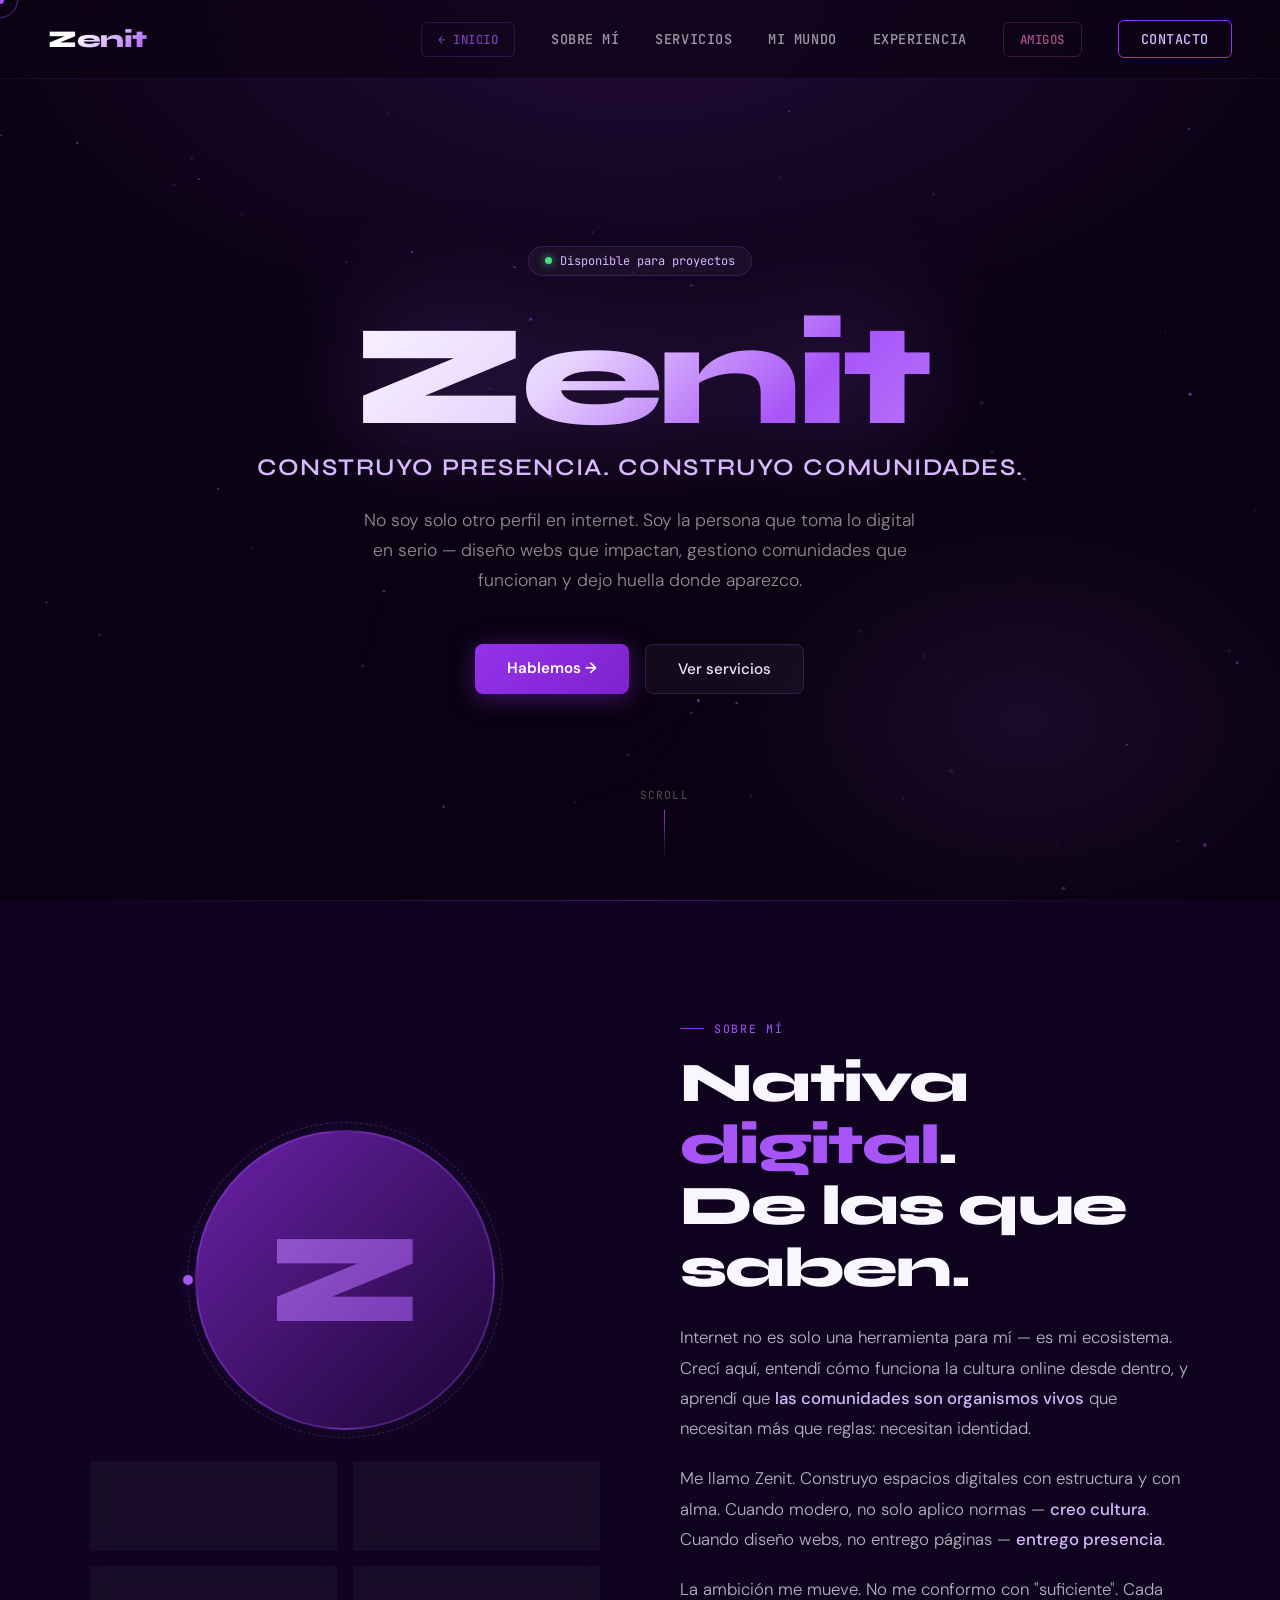
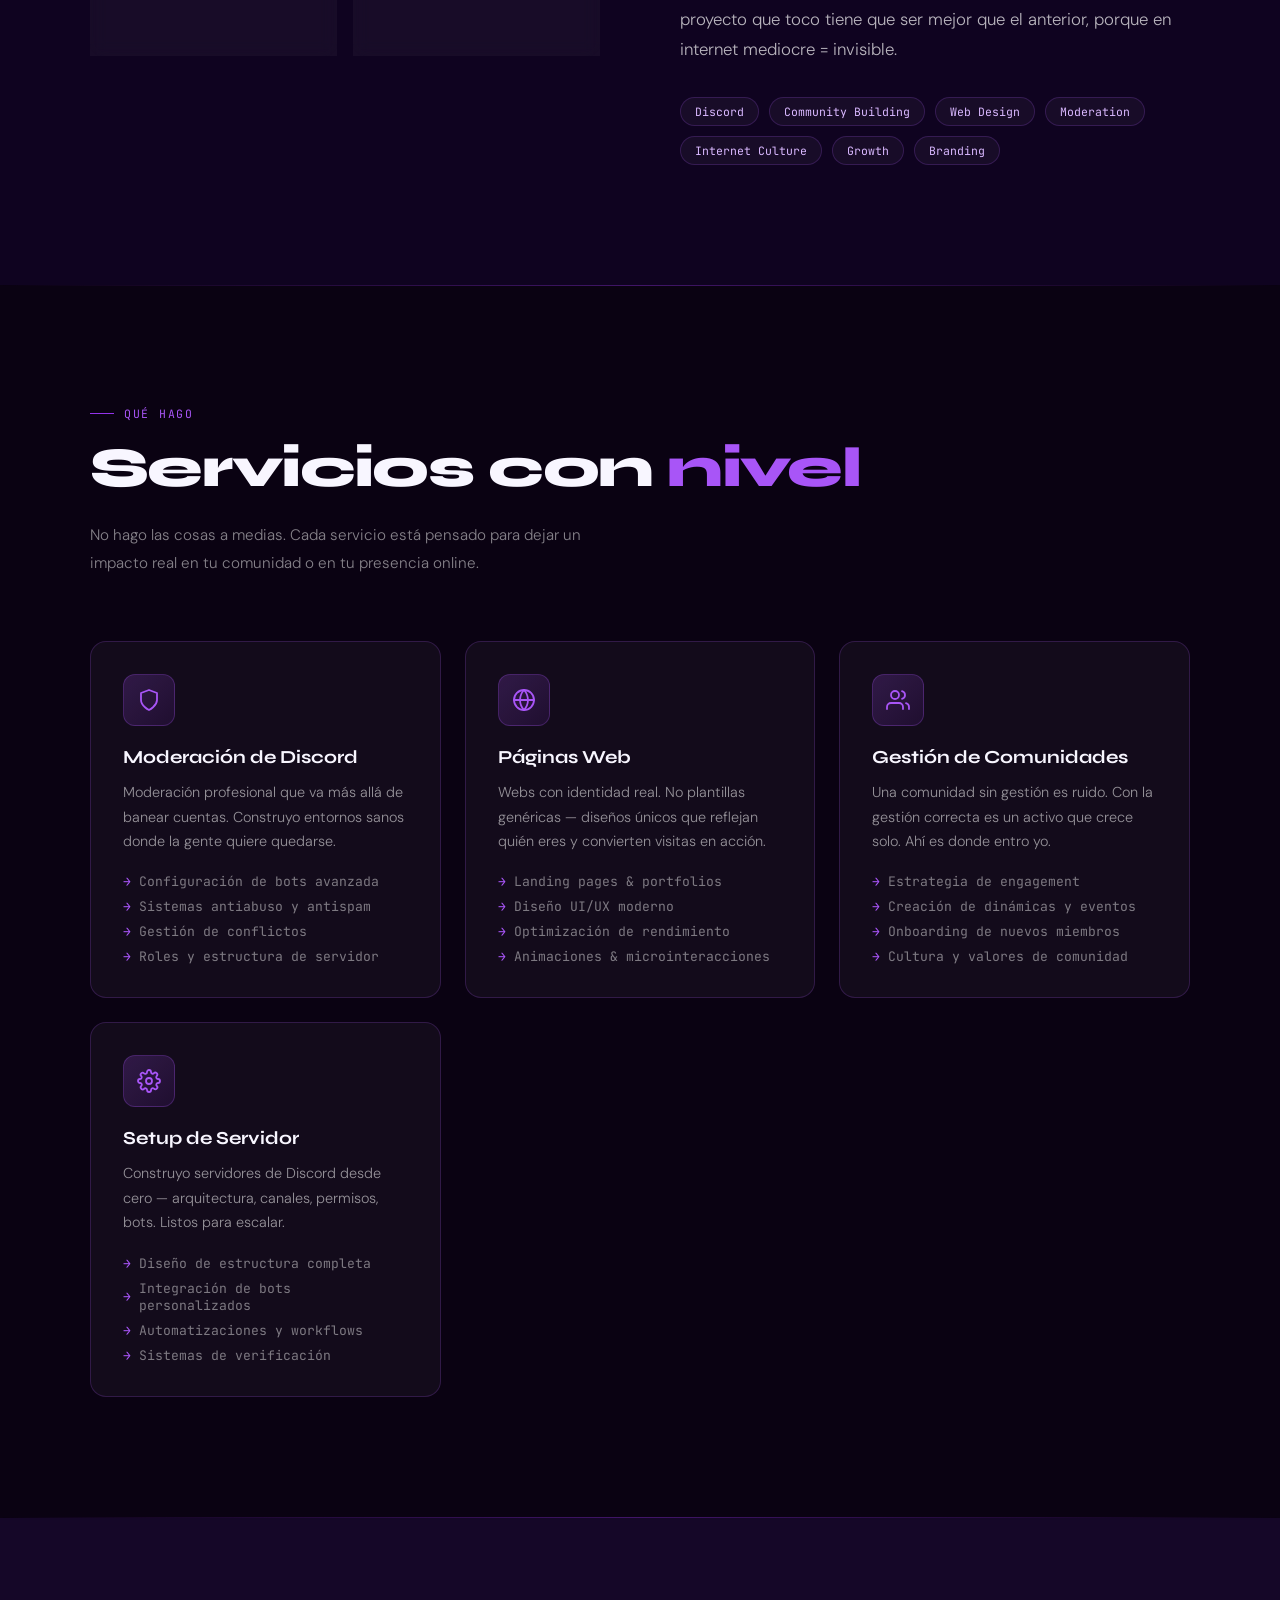
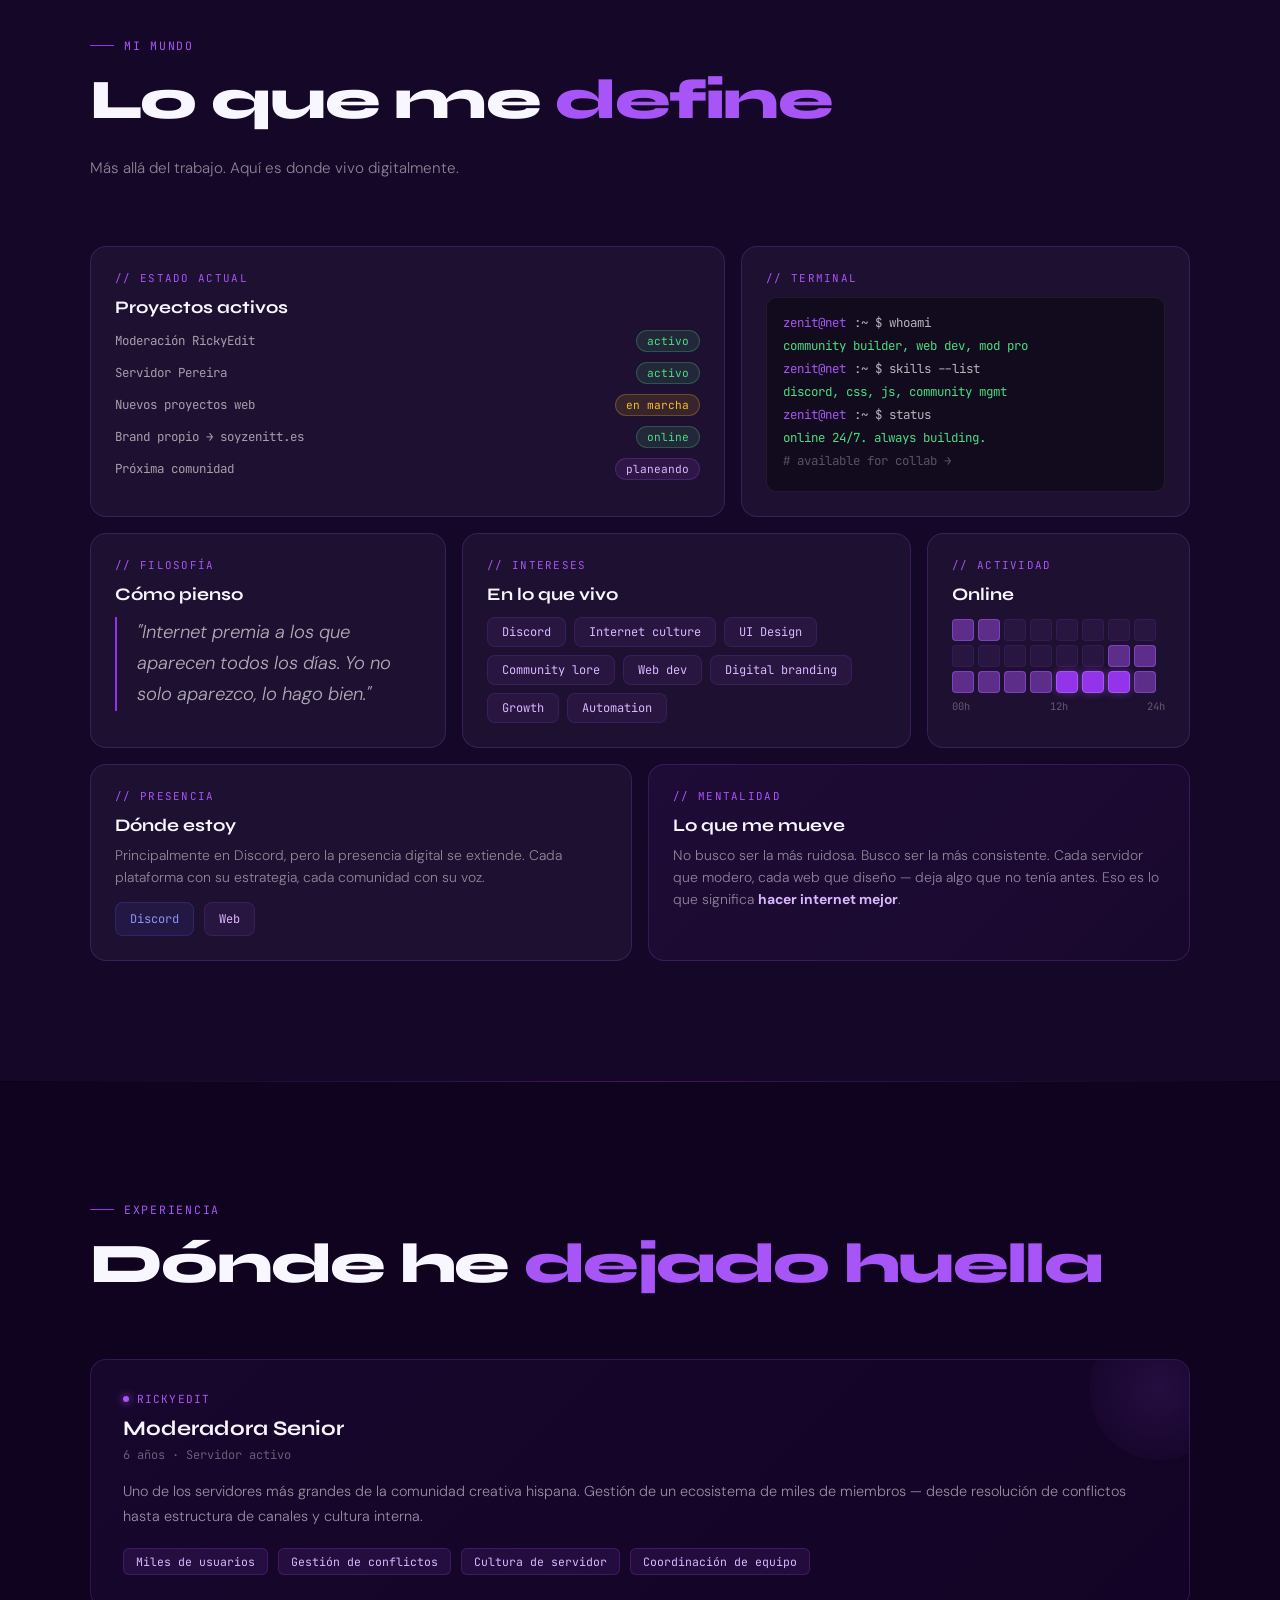
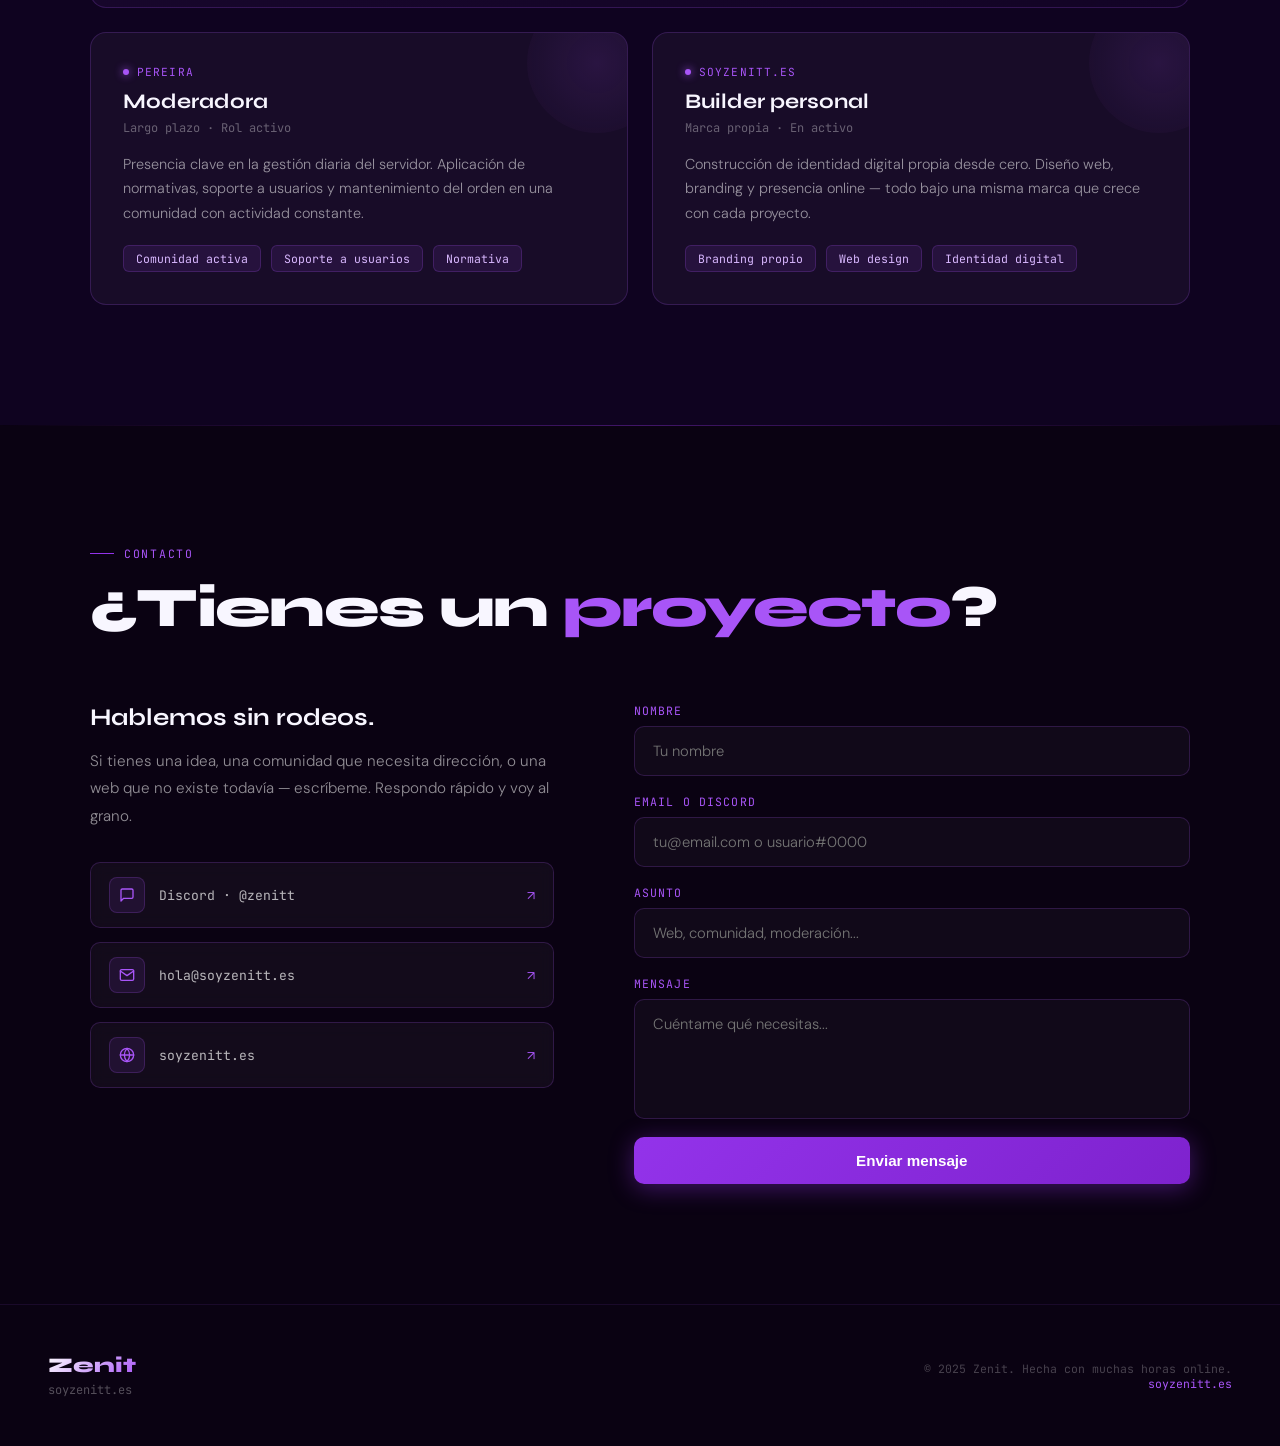
<file: portafolio.html>
<!DOCTYPE html>
<html lang="es">

<head>
  <meta charset="UTF-8" />
  <meta name="viewport" content="width=device-width, initial-scale=1.0" />
  <title>Portafolio — zenit</title>
  <meta name="description"
    content="zenit. Builder de comunidades, moderadora, desarrolladora web. Presencia digital con identidad propia." />

  <link rel="preconnect" href="https://fonts.googleapis.com" />
  <link rel="preconnect" href="https://fonts.gstatic.com" crossorigin />
  <link
    href="https://fonts.googleapis.com/css2?family=Syne:wght@400;600;700;800&family=DM+Sans:ital,wght@0,300;0,400;0,500;1,300&family=JetBrains+Mono:wght@400;500&display=swap"
    rel="stylesheet" />
  <link rel="stylesheet" href="css/style.css" />
  <link rel="icon" type="image/png" href="img/flaticon.png">
</head>

<body>

  <!-- CURSOR -->
  <div id="cursor">
    <div id="cursor-dot"></div>
    <div id="cursor-ring"></div>
  </div>

  <!-- NAV -->
  <nav id="nav">
    <div class="nav-logo">Zenit</div>
    <div class="nav-links" id="nav-links">
      <a href="index.html"
        style="color:rgba(168,85,247,0.7);border:1px solid rgba(168,85,247,0.2);padding:8px 16px;border-radius:6px;font-size:0.78rem;transition:color 0.2s,border-color 0.2s,background 0.2s;"
        onmouseover="this.style.color='#a855f7';this.style.borderColor='rgba(168,85,247,0.5)';this.style.background='rgba(168,85,247,0.06)'"
        onmouseout="this.style.color='rgba(168,85,247,0.7)';this.style.borderColor='rgba(168,85,247,0.2)';this.style.background='transparent'">←
        Inicio</a>
      <a href="#about">Sobre mí</a>
      <a href="#services">Servicios</a>
      <a href="#world">Mi mundo</a>
      <a href="#experience">Experiencia</a>
      <a href="amigos.html"
        style="color:rgba(244,114,182,0.7);border:1px solid rgba(244,114,182,0.2);padding:8px 16px;border-radius:6px;font-size:0.78rem;transition:color 0.2s,border-color 0.2s,background 0.2s;"
        onmouseover="this.style.color='#f472b6';this.style.borderColor='rgba(244,114,182,0.5)';this.style.background='rgba(244,114,182,0.06)'"
        onmouseout="this.style.color='rgba(244,114,182,0.7)';this.style.borderColor='rgba(244,114,182,0.2)';this.style.background='transparent'">Amigos</a>
      <a href="#contact" class="nav-cta">Contacto</a>
    </div>
    <button class="nav-burger" id="nav-burger" aria-label="Menú" style="background:none;border:none;">
      <span></span><span></span><span></span>
    </button>
  </nav>

  <!-- HERO -->
  <section id="hero">
    <div class="hero-bg"></div>
    <canvas id="particles-canvas"></canvas>
    <div class="hero-content">
      <div class="hero-badge">Disponible para proyectos</div>
      <h1 class="hero-title"><span>Zenit</span></h1>
      <p class="hero-tagline">Construyo presencia. Construyo comunidades.</p>
      <p class="hero-sub">
        No soy solo otro perfil en internet. Soy la persona que toma lo digital en serio —
        diseño webs que impactan, gestiono comunidades que funcionan y dejo huella donde aparezco.
      </p>
      <div class="hero-actions">
        <a href="#contact" class="btn-primary">Hablemos →</a>
        <a href="#services" class="btn-ghost">Ver servicios</a>
      </div>
    </div>
    <div class="hero-scroll">
      <span>SCROLL</span>
      <div class="scroll-line"></div>
    </div>
  </section>

  <div class="gradient-line"></div>

  <!-- ABOUT -->
  <section id="about">
    <div class="container">
      <div class="about-grid">
        <div class="about-visual reveal">
          <div class="about-avatar-wrap">
            <div class="about-avatar-bg"></div>
            <div class="about-avatar-ring"></div>
            <div class="about-avatar-inner"></div>
          </div>
          <div class="about-stats">
            <div class="stat-card">
              <div class="stat-num">+6</div>
              <div class="stat-label">años activa</div>
            </div>
            <div class="stat-card">
              <div class="stat-num">∞</div>
              <div class="stat-label">horas online</div>
            </div>
            <div class="stat-card">
              <div class="stat-num">160k+</div>
              <div class="stat-label">usuarios gestionados</div>
            </div>
            <div class="stat-card">
              <div class="stat-num">100%</div>
              <div class="stat-label">presencia digital</div>
            </div>
          </div>
        </div>

        <div class="about-text reveal">
          <div class="section-label">Sobre mí</div>
          <h2 class="section-title">Nativa <em>digital</em>.<br>De las que saben.</h2>
          <p>
            Internet no es solo una herramienta para mí — es mi ecosistema.
            Crecí aquí, entendí cómo funciona la cultura online desde dentro, y aprendí que
            <strong>las comunidades son organismos vivos</strong> que necesitan más que reglas: necesitan identidad.
          </p>
          <p>
            Me llamo Zenit. Construyo espacios digitales con estructura y con alma.
            Cuando modero, no solo aplico normas — <strong>creo cultura</strong>.
            Cuando diseño webs, no entrego páginas — <strong>entrego presencia</strong>.
          </p>
          <p>
            La ambición me mueve. No me conformo con "suficiente".
            Cada proyecto que toco tiene que ser mejor que el anterior,
            porque en internet mediocre = invisible.
          </p>
          <div class="about-tags">
            <span class="tag">Discord</span>
            <span class="tag">Community Building</span>
            <span class="tag">Web Design</span>
            <span class="tag">Moderation</span>
            <span class="tag">Internet Culture</span>
            <span class="tag">Growth</span>
            <span class="tag">Branding</span>
          </div>
        </div>
      </div>
    </div>
  </section>

  <div class="gradient-line"></div>

  <!-- SERVICES -->
  <section id="services">
    <div class="container">
      <div class="reveal">
        <div class="section-label">Qué hago</div>
        <h2 class="section-title">Servicios con <em>nivel</em></h2>
        <p style="max-width:540px;color:rgba(255,255,255,0.5);font-weight:300;line-height:1.8;font-size:0.95rem;">
          No hago las cosas a medias. Cada servicio está pensado para dejar un impacto real
          en tu comunidad o en tu presencia online.
        </p>
      </div>
      <div class="services-grid">
        <div class="service-card reveal">
          <div class="service-icon">
            <svg viewBox="0 0 24 24">
              <path d="M12 22s8-4 8-10V5l-8-3-8 3v7c0 6 8 10 8 10z" />
            </svg>
          </div>
          <h3 class="service-title">Moderación de Discord</h3>
          <p class="service-desc">Moderación profesional que va más allá de banear cuentas. Construyo entornos sanos
            donde la gente quiere quedarse.</p>
          <ul class="service-features">
            <li>Configuración de bots avanzada</li>
            <li>Sistemas antiabuso y antispam</li>
            <li>Gestión de conflictos</li>
            <li>Roles y estructura de servidor</li>
          </ul>
        </div>
        <div class="service-card reveal">
          <div class="service-icon">
            <svg viewBox="0 0 24 24">
              <circle cx="12" cy="12" r="10" />
              <line x1="2" y1="12" x2="22" y2="12" />
              <path d="M12 2a15.3 15.3 0 0 1 4 10 15.3 15.3 0 0 1-4 10 15.3 15.3 0 0 1-4-10 15.3 15.3 0 0 1 4-10z" />
            </svg>
          </div>
          <h3 class="service-title">Páginas Web</h3>
          <p class="service-desc">Webs con identidad real. No plantillas genéricas — diseños únicos que reflejan quién
            eres y convierten visitas en acción.</p>
          <ul class="service-features">
            <li>Landing pages &amp; portfolios</li>
            <li>Diseño UI/UX moderno</li>
            <li>Optimización de rendimiento</li>
            <li>Animaciones &amp; microinteracciones</li>
          </ul>
        </div>
        <div class="service-card reveal">
          <div class="service-icon">
            <svg viewBox="0 0 24 24">
              <path d="M17 21v-2a4 4 0 0 0-4-4H5a4 4 0 0 0-4 4v2" />
              <circle cx="9" cy="7" r="4" />
              <path d="M23 21v-2a4 4 0 0 0-3-3.87" />
              <path d="M16 3.13a4 4 0 0 1 0 7.75" />
            </svg>
          </div>
          <h3 class="service-title">Gestión de Comunidades</h3>
          <p class="service-desc">Una comunidad sin gestión es ruido. Con la gestión correcta es un activo que crece
            solo. Ahí es donde entro yo.</p>
          <ul class="service-features">
            <li>Estrategia de engagement</li>
            <li>Creación de dinámicas y eventos</li>
            <li>Onboarding de nuevos miembros</li>
            <li>Cultura y valores de comunidad</li>
          </ul>
        </div>
        <div class="service-card reveal">
          <div class="service-icon">
            <svg viewBox="0 0 24 24">
              <circle cx="12" cy="12" r="3" />
              <path
                d="M19.4 15a1.65 1.65 0 0 0 .33 1.82l.06.06a2 2 0 0 1-2.83 2.83l-.06-.06a1.65 1.65 0 0 0-1.82-.33 1.65 1.65 0 0 0-1 1.51V21a2 2 0 0 1-4 0v-.09A1.65 1.65 0 0 0 9 19.4a1.65 1.65 0 0 0-1.82.33l-.06.06a2 2 0 0 1-2.83-2.83l.06-.06A1.65 1.65 0 0 0 4.68 15a1.65 1.65 0 0 0-1.51-1H3a2 2 0 0 1 0-4h.09A1.65 1.65 0 0 0 4.6 9a1.65 1.65 0 0 0-.33-1.82l-.06-.06a2 2 0 0 1 2.83-2.83l.06.06A1.65 1.65 0 0 0 9 4.68a1.65 1.65 0 0 0 1-1.51V3a2 2 0 0 1 4 0v.09a1.65 1.65 0 0 0 1 1.51 1.65 1.65 0 0 0 1.82-.33l.06-.06a2 2 0 0 1 2.83 2.83l-.06.06A1.65 1.65 0 0 0 19.4 9a1.65 1.65 0 0 0 1.51 1H21a2 2 0 0 1 0 4h-.09a1.65 1.65 0 0 0-1.51 1z" />
            </svg>
          </div>
          <h3 class="service-title">Setup de Servidor</h3>
          <p class="service-desc">Construyo servidores de Discord desde cero — arquitectura, canales, permisos, bots.
            Listos para escalar.</p>
          <ul class="service-features">
            <li>Diseño de estructura completa</li>
            <li>Integración de bots personalizados</li>
            <li>Automatizaciones y workflows</li>
            <li>Sistemas de verificación</li>
          </ul>
        </div>
      </div>
    </div>
  </section>

  <div class="gradient-line"></div>

  <!-- MI MUNDO -->
  <section id="world">
    <div class="container">
      <div class="reveal">
        <div class="section-label">Mi mundo</div>
        <h2 class="section-title">Lo que me <em>define</em></h2>
        <p style="max-width:500px;color:rgba(255,255,255,0.5);font-weight:300;line-height:1.8;font-size:0.95rem;">
          Más allá del trabajo. Aquí es donde vivo digitalmente.
        </p>
      </div>
      <div class="world-grid">

        <div class="world-card wc-1 reveal">
          <div class="world-card-label">// estado actual</div>
          <div class="world-card-title">Proyectos activos</div>
          <div class="status-list">
            <div class="status-item">
              <span>Moderación RickyEdit</span>
              <span class="status-badge s-active">activo</span>
            </div>
            <div class="status-item">
              <span>Servidor Pereira</span>
              <span class="status-badge s-active">activo</span>
            </div>
            <div class="status-item">
              <span>Nuevos proyectos web</span>
              <span class="status-badge s-building">en marcha</span>
            </div>
            <div class="status-item">
              <span>Brand propio → soyzenitt.es</span>
              <span class="status-badge s-active">online</span>
            </div>
            <div class="status-item">
              <span>Próxima comunidad</span>
              <span class="status-badge s-idea">planeando</span>
            </div>
          </div>
        </div>

        <div class="world-card wc-2 reveal">
          <div class="world-card-label">// terminal</div>
          <div class="terminal-body">
            <div class="terminal-line"><span class="t-prompt">zenit@net</span><span class="t-cmd">:~ $ whoami</span>
            </div>
            <div class="terminal-line"><span class="t-out">community builder, web dev, mod pro</span></div>
            <div class="terminal-line"><span class="t-prompt">zenit@net</span><span class="t-cmd">:~ $ skills
                --list</span></div>
            <div class="terminal-line"><span class="t-out">discord, css, js, community mgmt</span></div>
            <div class="terminal-line"><span class="t-prompt">zenit@net</span><span class="t-cmd">:~ $ status</span>
            </div>
            <div class="terminal-line"><span class="t-out">online 24/7. always building.</span></div>
            <div class="terminal-line"><span class="t-comment"># available for collab →</span></div>
          </div>
        </div>

        <div class="world-card wc-3 reveal">
          <div class="world-card-label">// filosofía</div>
          <div class="world-card-title">Cómo pienso</div>
          <div class="philosophy-quote">
            "Internet premia a los que aparecen todos los días. Yo no solo aparezco, lo hago bien."
          </div>
        </div>

        <div class="world-card wc-4 reveal">
          <div class="world-card-label">// intereses</div>
          <div class="world-card-title">En lo que vivo</div>
          <div class="interests-list">
            <span class="interest-item">Discord</span>
            <span class="interest-item">Internet culture</span>
            <span class="interest-item">UI Design</span>
            <span class="interest-item">Community lore</span>
            <span class="interest-item">Web dev</span>
            <span class="interest-item">Digital branding</span>
            <span class="interest-item">Growth</span>
            <span class="interest-item">Automation</span>
          </div>
        </div>

        <div class="world-card wc-5 reveal">
          <div class="world-card-label">// actividad</div>
          <div class="world-card-title">Online</div>
          <div class="hour-blocks" id="hour-blocks"></div>
          <div class="hour-labels"><span>00h</span><span>12h</span><span>24h</span></div>
        </div>

        <div class="world-card wc-6 reveal">
          <div class="world-card-label">// presencia</div>
          <div class="world-card-title">Dónde estoy</div>
          <p class="world-card-body" style="margin-bottom:14px;">
            Principalmente en Discord, pero la presencia digital se extiende.
            Cada plataforma con su estrategia, cada comunidad con su voz.
          </p>
          <div style="display:flex;gap:10px;flex-wrap:wrap;">
            <div
              style="padding:8px 14px;border-radius:8px;background:rgba(88,101,242,0.1);border:1px solid rgba(88,101,242,0.2);font-family:var(--font-mono);font-size:0.75rem;color:#8b95f5;">
              Discord</div>
            <div
              style="padding:8px 14px;border-radius:8px;background:rgba(168,85,247,0.08);border:1px solid rgba(168,85,247,0.15);font-family:var(--font-mono);font-size:0.75rem;color:var(--p200);">
              Web</div>
          </div>
        </div>

        <div class="world-card wc-7 reveal"
          style="background:linear-gradient(135deg,rgba(168,85,247,0.07),rgba(147,51,234,0.03));">
          <div class="world-card-label">// mentalidad</div>
          <div class="world-card-title">Lo que me mueve</div>
          <p class="world-card-body">
            No busco ser la más ruidosa. Busco ser la más consistente.
            Cada servidor que modero, cada web que diseño — deja algo que no tenía antes.
            Eso es lo que significa <strong style="color:var(--p200)">hacer internet mejor</strong>.
          </p>
        </div>

      </div>
    </div>
  </section>

  <div class="gradient-line"></div>

  <!-- EXPERIENCE -->
  <section id="experience">
    <div class="container">
      <div class="reveal">
        <div class="section-label">Experiencia</div>
        <h2 class="section-title">Dónde he <em>dejado huella</em></h2>
      </div>
      <div class="exp-grid">

        <div class="exp-card featured reveal">
          <div class="exp-card-bg"></div>
          <div class="exp-server">RickyEdit</div>
          <div class="exp-role">Moderadora Senior</div>
          <div class="exp-period">6 años · Servidor activo</div>
          <p class="exp-desc">
            Uno de los servidores más grandes de la comunidad creativa hispana.
            Gestión de un ecosistema de miles de miembros — desde resolución de conflictos
            hasta estructura de canales y cultura interna.
          </p>
          <div class="exp-impact">
            <span class="impact-pill">Miles de usuarios</span>
            <span class="impact-pill">Gestión de conflictos</span>
            <span class="impact-pill">Cultura de servidor</span>
            <span class="impact-pill">Coordinación de equipo</span>
          </div>
        </div>

        <div class="exp-card reveal">
          <div class="exp-card-bg"></div>
          <div class="exp-server">Pereira</div>
          <div class="exp-role">Moderadora</div>
          <div class="exp-period">Largo plazo · Rol activo</div>
          <p class="exp-desc">
            Presencia clave en la gestión diaria del servidor.
            Aplicación de normativas, soporte a usuarios y mantenimiento del orden
            en una comunidad con actividad constante.
          </p>
          <div class="exp-impact">
            <span class="impact-pill">Comunidad activa</span>
            <span class="impact-pill">Soporte a usuarios</span>
            <span class="impact-pill">Normativa</span>
          </div>
        </div>

        <div class="exp-card reveal">
          <div class="exp-card-bg"></div>
          <div class="exp-server">soyzenitt.es</div>
          <div class="exp-role">Builder personal</div>
          <div class="exp-period">Marca propia · En activo</div>
          <p class="exp-desc">
            Construcción de identidad digital propia desde cero.
            Diseño web, branding y presencia online — todo bajo una misma marca
            que crece con cada proyecto.
          </p>
          <div class="exp-impact">
            <span class="impact-pill">Branding propio</span>
            <span class="impact-pill">Web design</span>
            <span class="impact-pill">Identidad digital</span>
          </div>
        </div>

      </div>
    </div>
  </section>

  <div class="gradient-line"></div>

  <!-- CONTACT -->
  <section id="contact">
    <div class="container">
      <div class="reveal">
        <div class="section-label">Contacto</div>
        <h2 class="section-title">¿Tienes un <em>proyecto</em>?</h2>
      </div>
      <div class="contact-wrap">
        <div class="contact-info reveal">
          <h3>Hablemos sin rodeos.</h3>
          <p>
            Si tienes una idea, una comunidad que necesita dirección,
            o una web que no existe todavía — escríbeme.
            Respondo rápido y voy al grano.
          </p>
          <div class="contact-links">
            <a href="https://discord.com" target="_blank" class="contact-link">
              <span class="contact-link-icon">
                <svg viewBox="0 0 24 24">
                  <path d="M21 15a2 2 0 0 1-2 2H7l-4 4V5a2 2 0 0 1 2-2h14a2 2 0 0 1 2 2z" />
                </svg>
              </span>
              <span class="contact-link-text">Discord · @zenitt</span>
              <span class="contact-link-arrow">↗</span>
            </a>
            <a href="mailto:hola@soyzenitt.es" class="contact-link">
              <span class="contact-link-icon">
                <svg viewBox="0 0 24 24">
                  <path d="M4 4h16c1.1 0 2 .9 2 2v12c0 1.1-.9 2-2 2H4c-1.1 0-2-.9-2-2V6c0-1.1.9-2 2-2z" />
                  <polyline points="22,6 12,13 2,6" />
                </svg>
              </span>
              <span class="contact-link-text">hola@soyzenitt.es</span>
              <span class="contact-link-arrow">↗</span>
            </a>
            <a href="https://soyzenitt.es" class="contact-link">
              <span class="contact-link-icon">
                <svg viewBox="0 0 24 24">
                  <circle cx="12" cy="12" r="10" />
                  <line x1="2" y1="12" x2="22" y2="12" />
                  <path
                    d="M12 2a15.3 15.3 0 0 1 4 10 15.3 15.3 0 0 1-4 10 15.3 15.3 0 0 1-4-10 15.3 15.3 0 0 1 4-10z" />
                </svg>
              </span>
              <span class="contact-link-text">soyzenitt.es</span>
              <span class="contact-link-arrow">↗</span>
            </a>
          </div>
        </div>

        <div class="reveal">
          <form class="contact-form" id="contact-form">
            <div class="form-group">
              <label for="name">Nombre</label>
              <input type="text" id="name" placeholder="Tu nombre" required />
            </div>
            <div class="form-group">
              <label for="email">Email o Discord</label>
              <input type="text" id="email" placeholder="tu@email.com o usuario#0000" required />
            </div>
            <div class="form-group">
              <label for="subject">Asunto</label>
              <input type="text" id="subject" placeholder="Web, comunidad, moderación..." />
            </div>
            <div class="form-group">
              <label for="message">Mensaje</label>
              <textarea id="message" placeholder="Cuéntame qué necesitas..." required></textarea>
            </div>
            <button type="submit" class="form-submit">Enviar mensaje</button>
          </form>
          <div class="form-success" id="form-success">
            Mensaje recibido. Te respondo pronto.
          </div>
        </div>
      </div>
    </div>
  </section>

  <!-- FOOTER -->
  <footer>
    <div>
      <div class="footer-brand"><span>Zenit</span></div>
      <div class="footer-domain">soyzenitt.es</div>
    </div>
    <div class="footer-copy">
      &copy; 2025 Zenit. Hecha con muchas horas online.<br>
      <a href="https://soyzenitt.es">soyzenitt.es</a>
    </div>
  </footer>

  <script src="js/portfolio.js"></script>
</body>

</html>
</file>
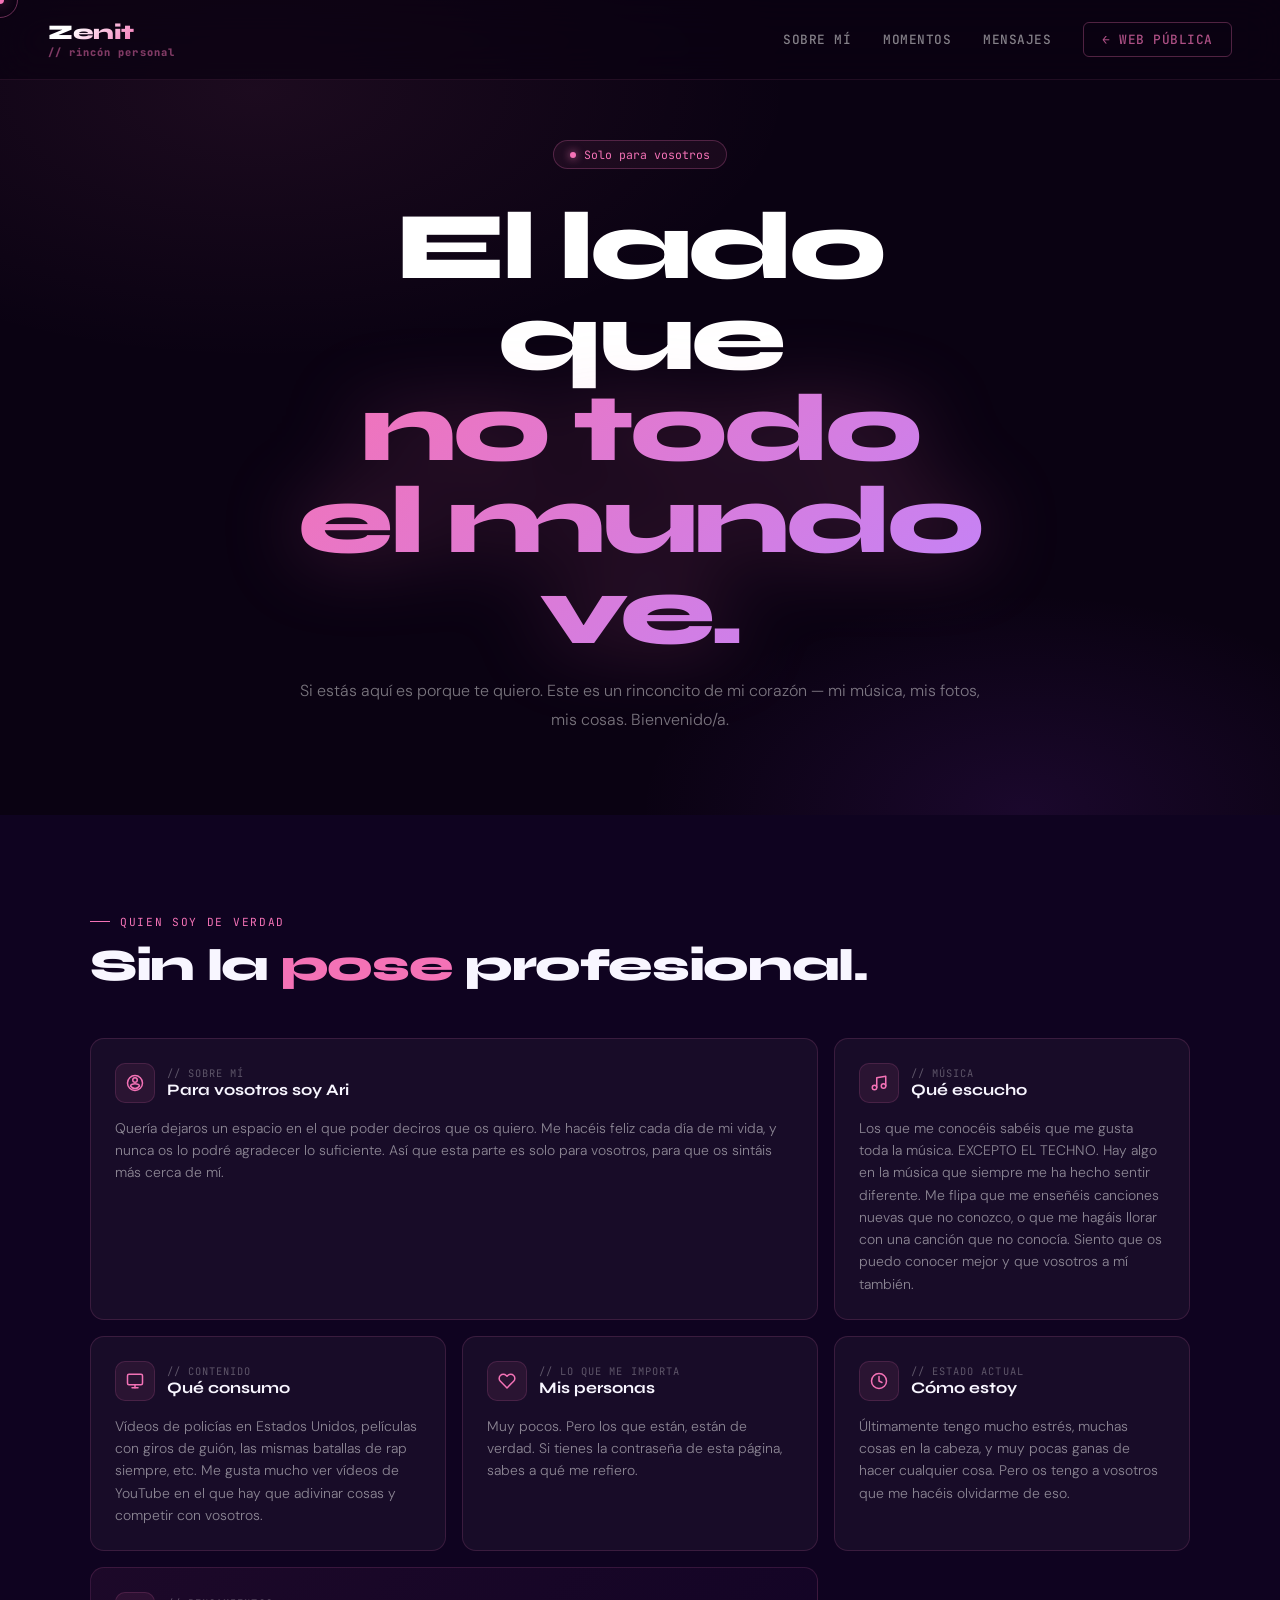
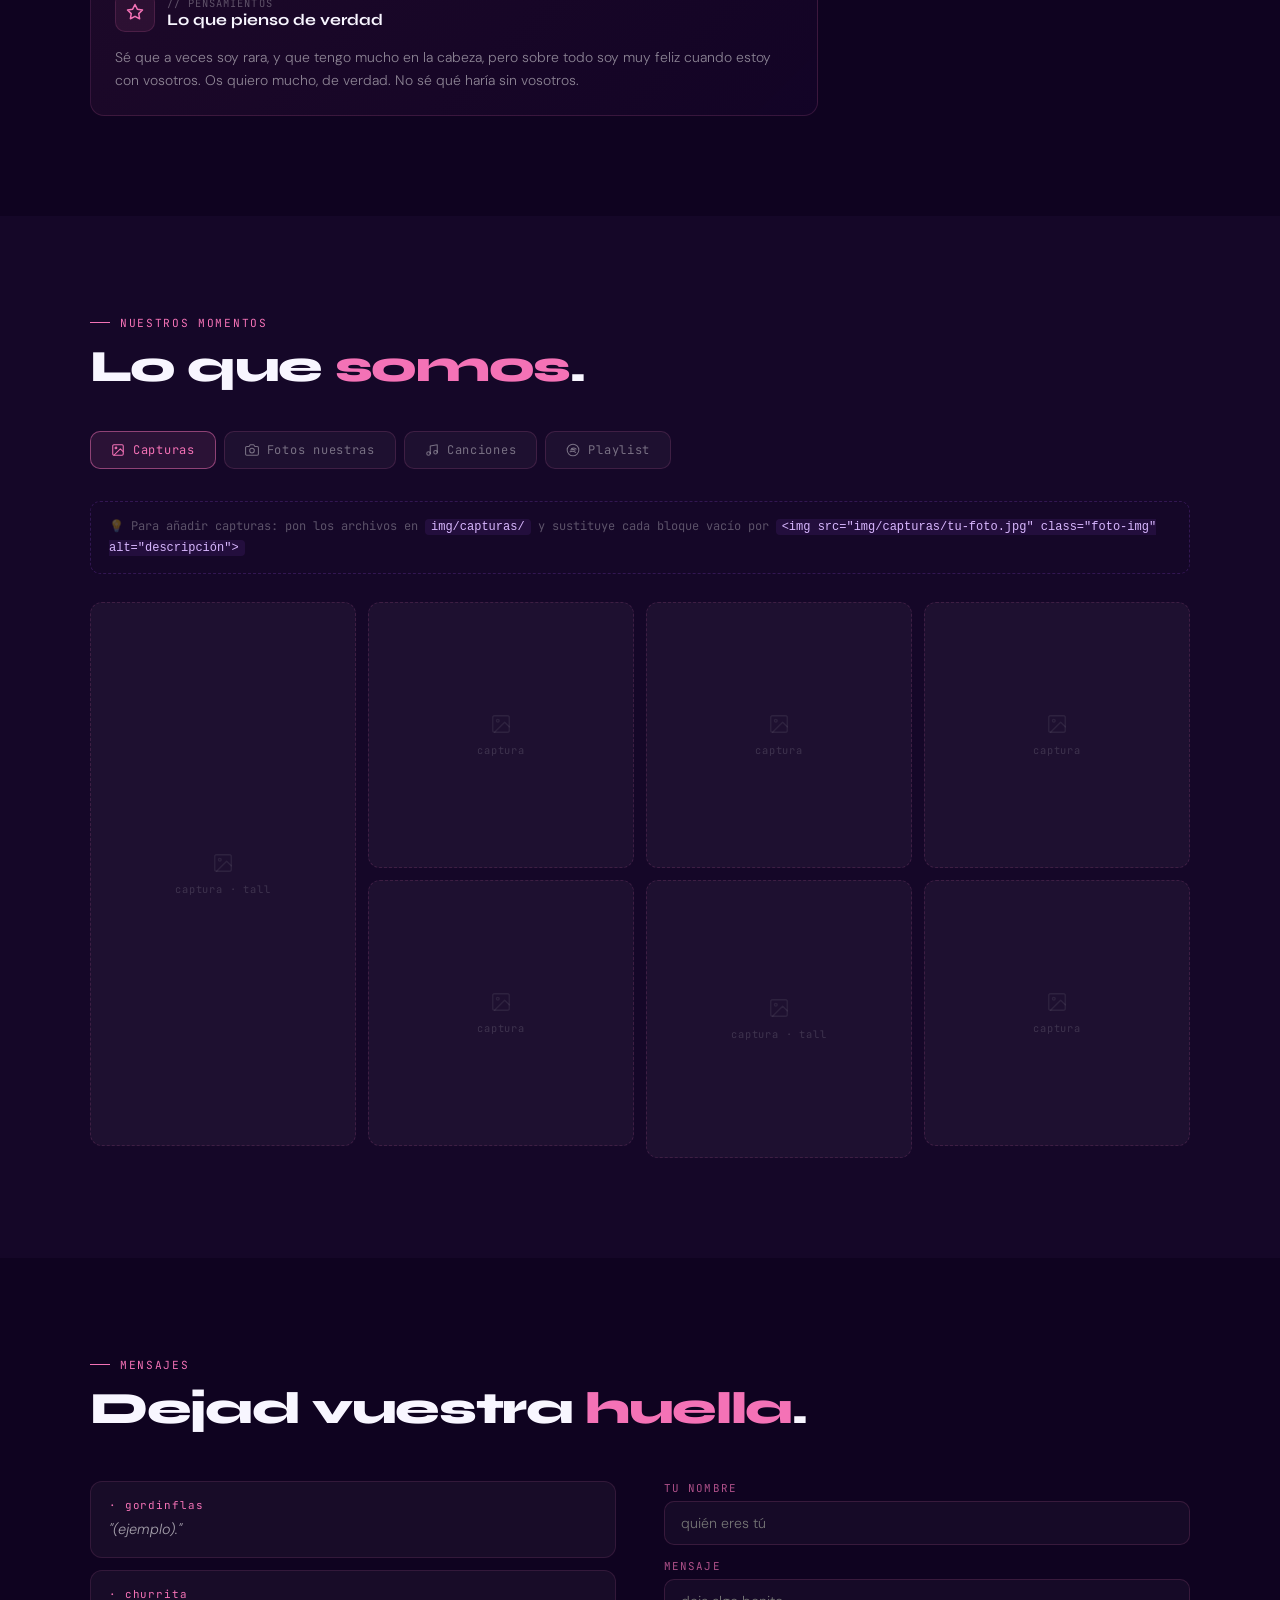
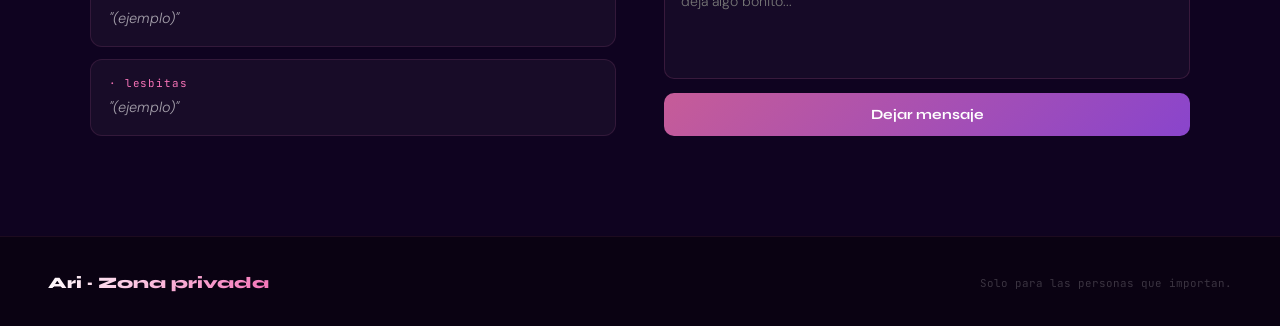
<file: privado.html>
<!DOCTYPE html>
<html lang="es">

<head>
  <meta charset="UTF-8" />
  <meta name="viewport" content="width=device-width, initial-scale=1.0" />
  <title>rincón de zenit — solo para vosotros</title>
  <meta name="robots" content="noindex, nofollow" />
  <link rel="preconnect" href="https://fonts.googleapis.com" />
  <link rel="preconnect" href="https://fonts.gstatic.com" crossorigin />
  <link rel="stylesheet" href="css/privado.css" />
  <link rel="icon" type="image/png" href="img/flaticon.png">
</head>

<body>

  <!-- CURSOR -->
  <div id="cursor">
    <div id="cursor-dot"></div>
    <div id="cursor-ring"></div>
  </div>

  <!-- BG -->
  <div class="priv-bg"></div>

  <!-- NAV -->
  <nav class="priv-nav" id="priv-nav">
    <div class="priv-nav-logo">
      <span class="logo-main">Zenit</span>
      <span class="logo-sub">// rincón personal</span>
    </div>
    <div class="priv-nav-links">
      <a href="#priv-mood">Sobre mí</a>
      <a href="#priv-momentos">Momentos</a>
      <a href="#priv-mensajes">Mensajes</a>
      <a href="index.html" class="back-pub">← Web pública</a>
    </div>
  </nav>

  <!-- HERO -->
  <section id="priv-hero">
    <div class="priv-hero-content">
      <div class="priv-badge">Solo para vosotros</div>
      <h1 class="priv-hero-title">
        <span class="line-white">El lado que</span>
        <span class="line-pink">no todo el mundo ve.</span>
      </h1>
      <p class="priv-hero-sub">
        Si estás aquí es porque te quiero. Este es un rinconcito de mi corazón —
        mi música, mis fotos, mis cosas. Bienvenido/a.
      </p>
    </div>
  </section>

  <!-- MOOD / QUIEN SOY -->
  <section class="priv-section" id="priv-mood">
    <div class="priv-container">
      <div class="reveal">
        <div class="priv-label">Quien soy de verdad</div>
        <h2 class="priv-title">Sin la <em>pose</em> profesional.</h2>
      </div>
      <div class="mood-grid">

        <div class="mood-card wide reveal">
          <div class="mood-card-top">
            <div class="mood-icon">
              <svg viewBox="0 0 24 24">
                <path
                  d="M12 2C6.48 2 2 6.48 2 12s4.48 10 10 10 10-4.48 10-10S17.52 2 12 2zm0 3c1.66 0 3 1.34 3 3s-1.34 3-3 3-3-1.34-3-3 1.34-3 3-3zm0 14.2c-2.5 0-4.71-1.28-6-3.22.03-1.99 4-3.08 6-3.08 1.99 0 5.97 1.09 6 3.08-1.29 1.94-3.5 3.22-6 3.22z" />
              </svg>
            </div>
            <div>
              <div class="mood-card-label">// sobre mí</div>
              <div class="mood-card-title">Para vosotros soy Ari</div>
            </div>
          </div>
          <p class="mood-card-body">
            Quería dejaros un espacio en el que poder deciros que os quiero.
            Me hacéis feliz cada día de mi vida,
            y nunca os lo podré agradecer lo suficiente.
            Así que esta parte es solo para vosotros, para que os sintáis más cerca de mí.
          </p>
        </div>

        <div class="mood-card reveal">
          <div class="mood-card-top">
            <div class="mood-icon">
              <svg viewBox="0 0 24 24">
                <path d="M9 18V5l12-2v13" />
                <circle cx="6" cy="18" r="3" />
                <circle cx="18" cy="16" r="3" />
              </svg>
            </div>
            <div>
              <div class="mood-card-label">// música</div>
              <div class="mood-card-title">Qué escucho</div>
            </div>
          </div>
          <p class="mood-card-body">
            Los que me conocéis sabéis que me gusta toda la música. EXCEPTO EL TECHNO.
            Hay algo en la música que siempre me ha hecho sentir diferente. Me flipa que
            me enseñéis canciones nuevas que no conozco, o que me hagáis llorar con una canción que no conocía.
            Siento que os puedo conocer mejor y que vosotros a mí también.
          </p>
        </div>

        <div class="mood-card reveal">
          <div class="mood-card-top">
            <div class="mood-icon">
              <svg viewBox="0 0 24 24">
                <rect x="2" y="3" width="20" height="14" rx="2" ry="2" />
                <line x1="8" y1="21" x2="16" y2="21" />
                <line x1="12" y1="17" x2="12" y2="21" />
              </svg>
            </div>
            <div>
              <div class="mood-card-label">// contenido</div>
              <div class="mood-card-title">Qué consumo</div>
            </div>
          </div>
          <p class="mood-card-body">
            Vídeos de policías en Estados Unidos, películas con giros de guión, las mismas batallas
            de rap siempre, etc. Me gusta mucho ver vídeos de YouTube en el que hay que adivinar cosas
            y competir con vosotros.
          </p>
        </div>

        <div class="mood-card reveal">
          <div class="mood-card-top">
            <div class="mood-icon">
              <svg viewBox="0 0 24 24">
                <path
                  d="M20.84 4.61a5.5 5.5 0 0 0-7.78 0L12 5.67l-1.06-1.06a5.5 5.5 0 0 0-7.78 7.78l1.06 1.06L12 21.23l7.78-7.78 1.06-1.06a5.5 5.5 0 0 0 0-7.78z" />
              </svg>
            </div>
            <div>
              <div class="mood-card-label">// lo que me importa</div>
              <div class="mood-card-title">Mis personas</div>
            </div>
          </div>
          <p class="mood-card-body">
            Muy pocos. Pero los que están, están de verdad.
            Si tienes la contraseña de esta página, sabes a qué me refiero.
          </p>
        </div>

        <div class="mood-card reveal">
          <div class="mood-card-top">
            <div class="mood-icon">
              <svg viewBox="0 0 24 24">
                <circle cx="12" cy="12" r="10" />
                <polyline points="12 6 12 12 16 14" />
              </svg>
            </div>
            <div>
              <div class="mood-card-label">// estado actual</div>
              <div class="mood-card-title">Cómo estoy</div>
            </div>
          </div>
          <p class="mood-card-body">
            Últimamente tengo mucho estrés, muchas cosas en la cabeza, y muy pocas
            ganas de hacer cualquier cosa. Pero os tengo a vosotros que me hacéis olvidarme de eso.
          </p>
        </div>

        <div class="mood-card wide reveal"
          style="background: linear-gradient(135deg, rgba(244,114,182,0.06), rgba(147,51,234,0.03));">
          <div class="mood-card-top">
            <div class="mood-icon">
              <svg viewBox="0 0 24 24">
                <polygon
                  points="12 2 15.09 8.26 22 9.27 17 14.14 18.18 21.02 12 17.77 5.82 21.02 7 14.14 2 9.27 8.91 8.26 12 2" />
              </svg>
            </div>
            <div>
              <div class="mood-card-label">// Pensamientos</div>
              <div class="mood-card-title">Lo que pienso de verdad</div>
            </div>
          </div>
          <p class="mood-card-body">
            Sé que a veces soy rara, y que tengo mucho en la cabeza,
            pero sobre todo soy muy feliz cuando estoy con vosotros.
            Os quiero mucho, de verdad. No sé qué haría sin vosotros.
          </p>
        </div>

      </div>
    </div>
  </section>

  <!-- ══════════════════════════════════════════════════════════════
       MOMENTOS — sección con pestañas
       ══════════════════════════════════════════════════════════════ -->
  <section class="priv-section" id="priv-momentos">
    <div class="priv-container">
      <div class="reveal">
        <div class="priv-label">Nuestros momentos</div>
        <h2 class="priv-title">Lo que <em>somos</em>.</h2>
      </div>

      <!-- Pestañas de navegación -->
      <div class="momentos-tabs reveal">
        <button class="tab-btn active" data-tab="capturas">
          <svg viewBox="0 0 24 24">
            <rect x="3" y="3" width="18" height="18" rx="2" />
            <circle cx="8.5" cy="8.5" r="1.5" />
            <polyline points="21 15 16 10 5 21" />
          </svg>
          Capturas
        </button>
        <button class="tab-btn" data-tab="fotos">
          <svg viewBox="0 0 24 24">
            <path d="M23 19a2 2 0 0 1-2 2H3a2 2 0 0 1-2-2V8a2 2 0 0 1 2-2h4l2-3h6l2 3h4a2 2 0 0 1 2 2z" />
            <circle cx="12" cy="13" r="4" />
          </svg>
          Fotos nuestras
        </button>
        <button class="tab-btn" data-tab="canciones">
          <svg viewBox="0 0 24 24">
            <path d="M9 18V5l12-2v13" />
            <circle cx="6" cy="18" r="3" />
            <circle cx="18" cy="16" r="3" />
          </svg>
          Canciones
        </button>
        <button class="tab-btn" data-tab="spotify">
          <svg viewBox="0 0 24 24">
            <circle cx="12" cy="12" r="10" />
            <path d="M8 11.973c2.5-1.473 5.5-.973 7.5.527M7 15.073c3.5-1.8 7-.8 9.5 1.027M9.5 9.373c2-.9 5.5-1 8 1" />
          </svg>
          Playlist
        </button>
      </div>

      <!-- ── PESTAÑA: CAPTURAS ─────────────────────────────────────
           Cómo añadir capturas:
           Sustituye cada <div class="foto-slot"> por:
             <img src="img/capturas/nombre-archivo.jpg" alt="descripción" class="foto-img">
           Pon tus imágenes en una carpeta img/capturas/
           ──────────────────────────────────────────────────────── -->
      <div class="tab-panel active" id="tab-capturas">
        <p class="momentos-tip">
          💡 Para añadir capturas: pon los archivos en <code>img/capturas/</code> y sustituye cada bloque vacío por
          <code>&lt;img src="img/capturas/tu-foto.jpg" class="foto-img" alt="descripción"&gt;</code>
        </p>
        <div class="fotos-grid">
          <div class="foto-slot tall reveal">
            <svg viewBox="0 0 24 24">
              <rect x="3" y="3" width="18" height="18" rx="2" ry="2" />
              <circle cx="8.5" cy="8.5" r="1.5" />
              <polyline points="21 15 16 10 5 21" />
            </svg>
            captura · tall
          </div>
          <div class="foto-slot reveal">
            <svg viewBox="0 0 24 24">
              <rect x="3" y="3" width="18" height="18" rx="2" ry="2" />
              <circle cx="8.5" cy="8.5" r="1.5" />
              <polyline points="21 15 16 10 5 21" />
            </svg>
            captura
          </div>
          <div class="foto-slot reveal">
            <svg viewBox="0 0 24 24">
              <rect x="3" y="3" width="18" height="18" rx="2" ry="2" />
              <circle cx="8.5" cy="8.5" r="1.5" />
              <polyline points="21 15 16 10 5 21" />
            </svg>
            captura
          </div>
          <div class="foto-slot reveal">
            <svg viewBox="0 0 24 24">
              <rect x="3" y="3" width="18" height="18" rx="2" ry="2" />
              <circle cx="8.5" cy="8.5" r="1.5" />
              <polyline points="21 15 16 10 5 21" />
            </svg>
            captura
          </div>
          <div class="foto-slot reveal">
            <svg viewBox="0 0 24 24">
              <rect x="3" y="3" width="18" height="18" rx="2" ry="2" />
              <circle cx="8.5" cy="8.5" r="1.5" />
              <polyline points="21 15 16 10 5 21" />
            </svg>
            captura
          </div>
          <div class="foto-slot tall reveal">
            <svg viewBox="0 0 24 24">
              <rect x="3" y="3" width="18" height="18" rx="2" ry="2" />
              <circle cx="8.5" cy="8.5" r="1.5" />
              <polyline points="21 15 16 10 5 21" />
            </svg>
            captura · tall
          </div>
          <div class="foto-slot reveal">
            <svg viewBox="0 0 24 24">
              <rect x="3" y="3" width="18" height="18" rx="2" ry="2" />
              <circle cx="8.5" cy="8.5" r="1.5" />
              <polyline points="21 15 16 10 5 21" />
            </svg>
            captura
          </div>
        </div>
      </div>

      <!-- ── PESTAÑA: FOTOS NUESTRAS ──────────────────────────────
           Igual que capturas pero para fotos físicas/escaneadas.
           Pon los archivos en img/fotos/ y sustituye los slots.
           ──────────────────────────────────────────────────────── -->
      <div class="tab-panel" id="tab-fotos">
        <p class="momentos-tip">
          💡 Para añadir fotos: pon los archivos en <code>img/fotos/</code> y sustituye cada bloque vacío por
          <code>&lt;img src="img/fotos/tu-foto.jpg" class="foto-img" alt="descripción"&gt;</code>
        </p>
        <div class="fotos-grid">
          <div class="foto-slot reveal">
            <svg viewBox="0 0 24 24">
              <rect x="3" y="3" width="18" height="18" rx="2" ry="2" />
              <circle cx="8.5" cy="8.5" r="1.5" />
              <polyline points="21 15 16 10 5 21" />
            </svg>
            foto
          </div>
          <div class="foto-slot tall reveal">
            <img src="img/fotos/1.png" class="foto-jpg" alt="descripción">
          </div>
          <div class="foto-slot reveal">
            <svg viewBox="0 0 24 24">
              <rect x="3" y="3" width="18" height="18" rx="2" ry="2" />
              <circle cx="8.5" cy="8.5" r="1.5" />
              <polyline points="21 15 16 10 5 21" />
            </svg>
            foto nuestra
          </div>
          <div class="foto-slot reveal">
            <svg viewBox="0 0 24 24">
              <rect x="3" y="3" width="18" height="18" rx="2" ry="2" />
              <circle cx="8.5" cy="8.5" r="1.5" />
              <polyline points="21 15 16 10 5 21" />
            </svg>
            foto nuestra
          </div>
          <div class="foto-slot reveal">
            <svg viewBox="0 0 24 24">
              <rect x="3" y="3" width="18" height="18" rx="2" ry="2" />
              <circle cx="8.5" cy="8.5" r="1.5" />
              <polyline points="21 15 16 10 5 21" />
            </svg>
            foto nuestra
          </div>
        </div>
      </div>

      <!-- ── PESTAÑA: CANCIONES ───────────────────────────────────
           Cómo añadir canciones:
           Copia el bloque .cancion-card y rellena los datos.
           Para el embed de Spotify, ve a la canción en Spotify,
           haz clic en "..." → Compartir → Insertar → copia el src
           del iframe (la parte que empieza con https://open.spotify...)
           y pégala en el atributo data-src del .cancion-embed.
           ──────────────────────────────────────────────────────── -->
      <div class="tab-panel" id="tab-canciones">
        <p class="momentos-tip">
          💡 Para añadir una canción: rellena <code>data-titulo</code>, <code>data-artista</code>,
          <code>data-quien</code> (quién la puso) y <code>data-src</code> con la URL del embed de Spotify de esa
          canción.
        </p>
        <div class="canciones-grid">

          <!-- EJEMPLO 1 — Edita estos atributos con los datos reales -->
          <div class="cancion-card reveal" data-titulo="Nombre de la canción" data-artista="Artista"
            data-quien="gordinflas" data-src="https://open.spotify.com/embed/track/TRACK_ID_AQUI?utm_source=generator">
            <div class="cancion-header">
              <div class="cancion-icon">♪</div>
              <div>
                <div class="cancion-titulo">Nombre de la canción</div>
                <div class="cancion-artista">Artista</div>
              </div>
            </div>
            <div class="cancion-quien">puesta por · gordinflas</div>
            <button class="cancion-play-btn">
              <svg viewBox="0 0 24 24" fill="currentColor">
                <polygon points="5 3 19 12 5 21 5 3" />
              </svg>
              Escuchar
            </button>
            <div class="cancion-embed-wrap" style="display:none;">
              <iframe class="cancion-iframe" src="" frameborder="0"
                allow="autoplay; clipboard-write; encrypted-media; fullscreen; picture-in-picture"
                loading="lazy"></iframe>
            </div>
          </div>

          <!-- EJEMPLO 2 -->
          <div class="cancion-card reveal" data-titulo="Nombre de la canción" data-artista="Artista"
            data-quien="churrita" data-src="https://open.spotify.com/embed/track/TRACK_ID_AQUI?utm_source=generator">
            <div class="cancion-header">
              <div class="cancion-icon">♪</div>
              <div>
                <div class="cancion-titulo">Nombre de la canción</div>
                <div class="cancion-artista">Artista</div>
              </div>
            </div>
            <div class="cancion-quien">puesta por · churrita</div>
            <button class="cancion-play-btn">
              <svg viewBox="0 0 24 24" fill="currentColor">
                <polygon points="5 3 19 12 5 21 5 3" />
              </svg>
              Escuchar
            </button>
            <div class="cancion-embed-wrap" style="display:none;">
              <iframe class="cancion-iframe" src="" frameborder="0"
                allow="autoplay; clipboard-write; encrypted-media; fullscreen; picture-in-picture"
                loading="lazy"></iframe>
            </div>
          </div>

          <!-- EJEMPLO 3 -->
          <div class="cancion-card reveal" data-titulo="Nombre de la canción" data-artista="Artista"
            data-quien="lesbitas" data-src="https://open.spotify.com/embed/track/TRACK_ID_AQUI?utm_source=generator">
            <div class="cancion-header">
              <div class="cancion-icon">♪</div>
              <div>
                <div class="cancion-titulo">Nombre de la canción</div>
                <div class="cancion-artista">Artista</div>
              </div>
            </div>
            <div class="cancion-quien">puesta por · lesbitas</div>
            <button class="cancion-play-btn">
              <svg viewBox="0 0 24 24" fill="currentColor">
                <polygon points="5 3 19 12 5 21 5 3" />
              </svg>
              Escuchar
            </button>
            <div class="cancion-embed-wrap" style="display:none;">
              <iframe class="cancion-iframe" src="" frameborder="0"
                allow="autoplay; clipboard-write; encrypted-media; fullscreen; picture-in-picture"
                loading="lazy"></iframe>
            </div>
          </div>

          <!-- Para añadir más canciones, copia uno de los bloques anteriores y edita los datos -->

        </div>
      </div>

      <!-- ── PESTAÑA: PLAYLIST ────────────────────────────────────
           Cómo incrustar la playlist compartida de Spotify:
           1. Abre la playlist en Spotify
           2. Haz clic en "..." → Compartir → Insertar playlist
           3. Copia el enlace del iframe (empieza por https://open.spotify.com/embed/playlist/...)
           4. Pégalo abajo donde dice PLAYLIST_ID_AQUI
           ──────────────────────────────────────────────────────── -->
      <div class="tab-panel" id="tab-spotify">
        <div class="spotify-wrap reveal">
          <div class="spotify-header">
            <svg class="spotify-logo" viewBox="0 0 24 24" fill="none" xmlns="http://www.w3.org/2000/svg">
              <circle cx="12" cy="12" r="10" stroke="currentColor" stroke-width="1.5" />
              <path d="M8 11.973c2.5-1.473 5.5-.973 7.5.527" stroke="currentColor" stroke-width="1.5"
                stroke-linecap="round" />
              <path d="M7 15.073c3.5-1.8 7-.8 9.5 1.027" stroke="currentColor" stroke-width="1.5"
                stroke-linecap="round" />
              <path d="M9.5 9.373c2-.9 5.5-1 8 1" stroke="currentColor" stroke-width="1.5" stroke-linecap="round" />
            </svg>
            <div>
              <div class="spotify-title">Nuestra playlist</div>
              <div class="spotify-sub">las canciones que nos representan</div>
            </div>
          </div>
          <!--
            CAMBIA la URL de abajo por la de tu playlist:
            Spotify → playlist → "..." → Compartir → Insertar playlist → copia el src
          -->
          <iframe class="spotify-iframe"
            src="https://open.spotify.com/embed/playlist/PLAYLIST_ID_AQUI?utm_source=generator&theme=0" frameborder="0"
            allow="autoplay; clipboard-write; encrypted-media; fullscreen; picture-in-picture" loading="lazy">
          </iframe>
        </div>
      </div>

    </div>
  </section>

  <!-- MENSAJES / GUESTBOOK -->
  <section class="priv-section" id="priv-mensajes">
    <div class="priv-container">
      <div class="reveal">
        <div class="priv-label">Mensajes</div>
        <h2 class="priv-title">Dejad vuestra <em>huella</em>.</h2>
      </div>
      <div class="mensajes-wrap">

        <div>
          <div class="msg-list reveal" id="msg-list">
            <div class="msg-card">
              <div class="msg-who">· gordinflas</div>
              <div class="msg-text">"(ejemplo)."</div>
            </div>
            <div class="msg-card">
              <div class="msg-who">· churrita</div>
              <div class="msg-text">"(ejemplo)"</div>
            </div>
            <div class="msg-card">
              <div class="msg-who">· lesbitas</div>
              <div class="msg-text">"(ejemplo)"</div>
            </div>
          </div>
        </div>

        <div class="msg-form-wrap reveal">
          <form class="msg-form" id="msg-form">
            <div class="msg-group">
              <label for="msg-name">Tu nombre</label>
              <input type="text" id="msg-name" placeholder="quién eres tú" autocomplete="off" />
            </div>

            <!--
              MENSAJITO PERSONALIZADO
              Aparece automáticamente cuando el amigo escribe su apodo.
              Los mensajes se editan en privado.js → MENSAJES_PRIVADOS.
            -->
            <div class="msg-personal" id="msg-personal" style="display:none;">
              <div class="msg-personal-from">// para ti, de Ari</div>
              <div class="msg-personal-text" id="msg-personal-text"></div>
            </div>

            <div class="msg-group">
              <label for="msg-text">Mensaje</label>
              <textarea id="msg-text" placeholder="deja algo bonito..."></textarea>
            </div>
            <button type="submit" class="msg-submit">Dejar mensaje</button>
            <div class="msg-success" id="msg-success">Mensaje guardado. Te quiero.</div>
          </form>
        </div>

      </div>
    </div>
  </section>

  <!-- FOOTER -->
  <footer class="priv-footer">
    <div class="priv-footer-brand">Ari · Zona privada</div>
    <div class="priv-footer-copy">Solo para las personas que importan.</div>
  </footer>

  <script src="js/privado.js"></script>
</body>

</html>
</file>
<file: css/style.css>
/* ── RESET & BASE ── */
*, *::before, *::after { box-sizing: border-box; margin: 0; padding: 0; }
:root {
  --white: #f8f6ff;
  --off-white: #ede9ff;
  --p50:  #f5f0ff;
  --p100: #ede0ff;
  --p200: #d9b8ff;
  --p400: #a855f7;
  --p500: #9333ea;
  --p600: #7e22ce;
  --p700: #6b21a8;
  --p900: #1a0533;
  --dark: #0a0212;
  --dark2: #0f0320;
  --dark3: #150728;
  --glass: rgba(255,255,255,0.04);
  --glass-border: rgba(168,85,247,0.2);
  --glow: 0 0 40px rgba(168,85,247,0.35);
  --glow-sm: 0 0 16px rgba(168,85,247,0.3);
  --font-display: 'Syne', sans-serif;
  --font-body: 'DM Sans', sans-serif;
  --font-mono: 'JetBrains Mono', monospace;
}
html { scroll-behavior: smooth; }
body {
  font-family: var(--font-body);
  background: var(--dark);
  color: var(--white);
  overflow-x: hidden;
  cursor: none;
}
::selection { background: var(--p500); color: #fff; }
a { color: inherit; text-decoration: none; }

/* ── CUSTOM CURSOR ── */
#cursor {
  position: fixed; top: 0; left: 0; z-index: 9999;
  pointer-events: none; mix-blend-mode: normal;
}
#cursor-dot {
  width: 8px; height: 8px; border-radius: 50%;
  background: var(--p400);
  position: absolute; transform: translate(-50%,-50%);
  transition: transform 0.1s, background 0.2s;
  box-shadow: var(--glow-sm);
}
#cursor-ring {
  width: 36px; height: 36px; border-radius: 50%;
  border: 1.5px solid rgba(168,85,247,0.5);
  position: absolute; transform: translate(-50%,-50%);
  transition: width 0.25s, height 0.25s, border-color 0.25s, transform 0.08s;
}
body:has(a:hover) #cursor-ring,
body:has(button:hover) #cursor-ring {
  width: 54px; height: 54px;
  border-color: var(--p400);
  background: rgba(168,85,247,0.08);
}

/* ── NOISE OVERLAY ── */
body::before {
  content: '';
  position: fixed; inset: 0; z-index: 0;
  opacity: 0.03;
  background-image: url("data:image/svg+xml,%3Csvg viewBox='0 0 256 256' xmlns='http://www.w3.org/2000/svg'%3E%3Cfilter id='noise'%3E%3CfeTurbulence type='fractalNoise' baseFrequency='0.9' numOctaves='4' stitchTiles='stitch'/%3E%3C/filter%3E%3Crect width='100%25' height='100%25' filter='url(%23noise)'/%3E%3C/svg%3E");
  pointer-events: none;
}

/* ── NAV ── */
nav {
  position: fixed; top: 0; left: 0; right: 0; z-index: 100;
  padding: 20px 48px;
  display: flex; align-items: center; justify-content: space-between;
  background: rgba(10,2,18,0.6);
  backdrop-filter: blur(20px);
  border-bottom: 1px solid rgba(168,85,247,0.1);
  transition: padding 0.3s;
}
nav.scrolled { padding: 14px 48px; }
.nav-logo {
  font-family: var(--font-display);
  font-weight: 800; font-size: 1.5rem;
  background: linear-gradient(135deg, #fff 30%, var(--p400));
  -webkit-background-clip: text; -webkit-text-fill-color: transparent;
  letter-spacing: -0.02em;
}
.nav-links { display: flex; gap: 36px; align-items: center; }
.nav-links a {
  font-size: 0.85rem; font-weight: 500; color: rgba(255,255,255,0.6);
  letter-spacing: 0.04em; text-transform: uppercase;
  transition: color 0.2s;
  font-family: var(--font-mono);
}
.nav-links a:hover { color: var(--p200); }
.nav-cta {
  padding: 9px 22px;
  border: 1px solid var(--p500);
  border-radius: 6px;
  font-size: 0.82rem; font-weight: 500;
  color: var(--p200) !important;
  transition: background 0.2s, box-shadow 0.2s !important;
}
.nav-cta:hover { background: rgba(168,85,247,0.12); box-shadow: var(--glow-sm); }
.nav-burger { display: none; flex-direction: column; gap: 5px; cursor: none; }
.nav-burger span { display: block; width: 24px; height: 2px; background: var(--white); border-radius: 2px; transition: 0.3s; }

/* ── HERO ── */
#hero {
  position: relative; min-height: 100vh;
  display: flex; align-items: center; justify-content: center;
  overflow: hidden;
  padding: 120px 48px 80px;
}
.hero-bg {
  position: absolute; inset: 0; z-index: 0;
  background: radial-gradient(ellipse 80% 60% at 50% 0%, rgba(147,51,234,0.18) 0%, transparent 70%),
              radial-gradient(ellipse 40% 40% at 80% 80%, rgba(168,85,247,0.1) 0%, transparent 60%),
              var(--dark);
}
#particles-canvas {
  position: absolute; inset: 0; z-index: 1;
}
.hero-content {
  position: relative; z-index: 2;
  text-align: center; max-width: 900px;
}
.hero-badge {
  display: inline-flex; align-items: center; gap: 8px;
  padding: 6px 16px; border-radius: 99px;
  border: 1px solid var(--glass-border);
  background: var(--glass);
  backdrop-filter: blur(10px);
  font-family: var(--font-mono); font-size: 0.75rem;
  color: var(--p200); margin-bottom: 36px;
  animation: fadeUp 0.8s 0.2s both;
}
.hero-badge::before {
  content: ''; width: 7px; height: 7px; border-radius: 50%;
  background: #4ade80; box-shadow: 0 0 8px #4ade80;
  animation: pulse 2s infinite;
}
@keyframes pulse { 0%,100%{opacity:1} 50%{opacity:0.4} }

.hero-title {
  font-family: var(--font-display);
  font-size: clamp(4rem, 12vw, 9rem);
  font-weight: 800; line-height: 0.9;
  letter-spacing: -0.04em;
  animation: fadeUp 0.8s 0.4s both;
}
.hero-title span {
  display: block;
  background: linear-gradient(135deg, #ffffff 0%, #e8d5ff 40%, var(--p400) 70%, #c084fc 100%);
  -webkit-background-clip: text; -webkit-text-fill-color: transparent;
  filter: drop-shadow(0 0 60px rgba(168,85,247,0.4));
}
.hero-tagline {
  font-family: var(--font-display); font-size: clamp(1rem, 2.5vw, 1.5rem);
  font-weight: 600; color: var(--p200);
  letter-spacing: 0.06em; text-transform: uppercase;
  margin-top: 12px; margin-bottom: 24px;
  animation: fadeUp 0.8s 0.55s both;
}
.hero-sub {
  font-size: clamp(0.95rem, 1.5vw, 1.1rem);
  color: rgba(255,255,255,0.55); max-width: 560px; margin: 0 auto 48px;
  line-height: 1.7; font-weight: 300;
  animation: fadeUp 0.8s 0.7s both;
}
.hero-actions {
  display: flex; gap: 16px; justify-content: center; flex-wrap: wrap;
  animation: fadeUp 0.8s 0.85s both;
}
.btn-primary {
  padding: 14px 32px; border-radius: 8px;
  background: linear-gradient(135deg, var(--p500), var(--p600));
  color: #fff; font-weight: 600; font-size: 0.95rem;
  border: none; cursor: none;
  box-shadow: 0 4px 24px rgba(147,51,234,0.4);
  transition: transform 0.2s, box-shadow 0.2s;
  position: relative; overflow: hidden;
}
.btn-primary::before {
  content: ''; position: absolute; inset: 0;
  background: linear-gradient(135deg, rgba(255,255,255,0.1), transparent);
  opacity: 0; transition: opacity 0.2s;
}
.btn-primary:hover { transform: translateY(-2px); box-shadow: 0 8px 32px rgba(147,51,234,0.55); }
.btn-primary:hover::before { opacity: 1; }
.btn-ghost {
  padding: 14px 32px; border-radius: 8px;
  border: 1px solid var(--glass-border); background: var(--glass);
  color: var(--off-white); font-weight: 500; font-size: 0.95rem;
  cursor: none; backdrop-filter: blur(8px);
  transition: border-color 0.2s, background 0.2s, transform 0.2s;
}
.btn-ghost:hover { border-color: var(--p400); background: rgba(168,85,247,0.08); transform: translateY(-2px); }
.hero-scroll {
  position: absolute; bottom: 40px; left: 50%; transform: translateX(-50%);
  z-index: 2; animation: fadeUp 1s 1.2s both;
  display: flex; flex-direction: column; align-items: center; gap: 8px;
}
.hero-scroll span { font-family: var(--font-mono); font-size: 0.7rem; color: rgba(255,255,255,0.3); letter-spacing: 0.1em; }
.scroll-line {
  width: 1px; height: 50px;
  background: linear-gradient(to bottom, var(--p500), transparent);
  animation: scrollLine 2s infinite;
}
@keyframes scrollLine { 0%{transform:scaleY(0);transform-origin:top} 50%{transform:scaleY(1);transform-origin:top} 51%{transform:scaleY(1);transform-origin:bottom} 100%{transform:scaleY(0);transform-origin:bottom} }
@keyframes fadeUp { from{opacity:0;transform:translateY(28px)} to{opacity:1;transform:translateY(0)} }

/* ── SECTIONS BASE ── */
section { position: relative; padding: 120px 48px; overflow: hidden; }
.section-label {
  font-family: var(--font-mono); font-size: 0.72rem;
  color: var(--p400); letter-spacing: 0.15em; text-transform: uppercase;
  margin-bottom: 16px; display: flex; align-items: center; gap: 10px;
}
.section-label::before { content: ''; display: block; width: 24px; height: 1px; background: var(--p500); }
.section-title {
  font-family: var(--font-display); font-size: clamp(2rem, 5vw, 3.5rem);
  font-weight: 800; letter-spacing: -0.03em; line-height: 1.1;
  margin-bottom: 24px;
}
.section-title em { font-style: normal; color: var(--p400); }
.container { max-width: 1100px; margin: 0 auto; }
.reveal { opacity: 0; transform: translateY(40px); transition: opacity 0.7s, transform 0.7s; }
.reveal.visible { opacity: 1; transform: translateY(0); }

/* ── ABOUT ── */
#about { background: var(--dark2); }
#about .about-grid {
  display: grid; grid-template-columns: 1fr 1fr; gap: 80px; align-items: center;
}
.about-visual { position: relative; }
.about-avatar-wrap {
  width: 300px; height: 300px; margin: 0 auto;
  position: relative;
}
.about-avatar-bg {
  position: absolute; inset: -20px;
  border-radius: 50%;
  background: radial-gradient(circle, rgba(168,85,247,0.25), transparent 70%);
  animation: spin 12s linear infinite;
}
.about-avatar-ring {
  position: absolute; inset: -8px;
  border-radius: 50%;
  border: 1px dashed rgba(168,85,247,0.3);
  animation: spin 20s linear infinite reverse;
}
.about-avatar-ring::after {
  content: ''; position: absolute; width: 10px; height: 10px;
  border-radius: 50%; background: var(--p400);
  top: 50%; left: 0; transform: translate(-50%,-50%);
  box-shadow: var(--glow-sm);
}
@keyframes spin { to { transform: rotate(360deg); } }
.about-avatar-inner {
  width: 100%; height: 100%;
  border-radius: 50%;
  background: linear-gradient(135deg, var(--p700), var(--p900));
  border: 2px solid rgba(168,85,247,0.3);
  display: flex; align-items: center; justify-content: center;
  font-family: var(--font-display); font-size: 5rem; font-weight: 800;
  color: rgba(255,255,255,0.15);
  overflow: hidden; position: relative;
}
.about-avatar-inner::after {
  content: 'Z'; position: absolute;
  font-size: 8rem; font-weight: 800;
  background: linear-gradient(135deg, var(--p300,#c084fc), var(--p400));
  -webkit-background-clip: text; -webkit-text-fill-color: transparent;
  opacity: 0.6;
}
.about-stats {
  display: grid; grid-template-columns: 1fr 1fr; gap: 16px; margin-top: 32px;
}
.stat-card {
  background: var(--glass); border: 1px solid var(--glass-border);
  border-radius: 12px; padding: 16px;
  backdrop-filter: blur(8px); text-align: center;
  transition: border-color 0.3s, box-shadow 0.3s;
}
.stat-card:hover { border-color: var(--p400); box-shadow: var(--glow-sm); }
.stat-num {
  font-family: var(--font-display); font-size: 1.8rem; font-weight: 800;
  background: linear-gradient(135deg, #fff, var(--p400));
  -webkit-background-clip: text; -webkit-text-fill-color: transparent;
}
.stat-label { font-size: 0.75rem; color: rgba(255,255,255,0.4); font-family: var(--font-mono); margin-top: 4px; }
.about-text p {
  font-size: 1.05rem; line-height: 1.8; color: rgba(255,255,255,0.7);
  font-weight: 300; margin-bottom: 20px;
}
.about-text p strong { color: var(--p200); font-weight: 500; }
.about-tags { display: flex; flex-wrap: wrap; gap: 10px; margin-top: 32px; }
.tag {
  padding: 6px 14px; border-radius: 99px;
  border: 1px solid var(--glass-border); background: var(--glass);
  font-family: var(--font-mono); font-size: 0.72rem; color: var(--p200);
  transition: border-color 0.2s, background 0.2s;
}
.tag:hover { border-color: var(--p400); background: rgba(168,85,247,0.1); }

/* ── SERVICES ── */
#services { background: var(--dark); }
.services-grid {
  display: grid; grid-template-columns: repeat(auto-fit, minmax(280px, 1fr));
  gap: 24px; margin-top: 64px;
}
.service-card {
  background: var(--glass); border: 1px solid var(--glass-border);
  border-radius: 16px; padding: 32px;
  transition: transform 0.3s, box-shadow 0.3s, border-color 0.3s;
  position: relative; overflow: hidden;
}
.service-card::before {
  content: ''; position: absolute; top: 0; left: 0; right: 0; height: 2px;
  background: linear-gradient(90deg, transparent, var(--p500), transparent);
  opacity: 0; transition: opacity 0.3s;
}
.service-card:hover { transform: translateY(-6px); box-shadow: 0 20px 60px rgba(0,0,0,0.4), var(--glow); border-color: rgba(168,85,247,0.4); }
.service-card:hover::before { opacity: 1; }
.service-icon {
  width: 52px; height: 52px; border-radius: 12px;
  background: linear-gradient(135deg, rgba(168,85,247,0.2), rgba(147,51,234,0.1));
  border: 1px solid rgba(168,85,247,0.25);
  display: flex; align-items: center; justify-content: center;
  margin-bottom: 20px;
}
.service-icon svg { width: 24px; height: 24px; stroke: var(--p400); fill: none; stroke-width: 1.8; stroke-linecap: round; stroke-linejoin: round; }
.service-title { font-family: var(--font-display); font-size: 1.15rem; font-weight: 700; margin-bottom: 12px; }
.service-desc { font-size: 0.9rem; line-height: 1.7; color: rgba(255,255,255,0.55); font-weight: 300; }
.service-features { margin-top: 20px; display: flex; flex-direction: column; gap: 8px; }
.service-features li {
  list-style: none; font-size: 0.82rem; color: rgba(255,255,255,0.45);
  font-family: var(--font-mono); display: flex; align-items: center; gap: 8px;
}
.service-features li::before { content: '→'; color: var(--p400); }

/* ── MI MUNDO ── */
#world { background: var(--dark3); }
.world-grid {
  display: grid;
  grid-template-columns: repeat(12, 1fr);
  grid-template-rows: auto;
  gap: 16px; margin-top: 64px;
}
.world-card {
  background: var(--glass); border: 1px solid var(--glass-border);
  border-radius: 16px; padding: 24px;
  transition: border-color 0.3s, box-shadow 0.3s, transform 0.3s;
}
.world-card:hover { border-color: rgba(168,85,247,0.4); box-shadow: 0 8px 40px rgba(0,0,0,0.3), var(--glow-sm); transform: translateY(-4px); }
.wc-1 { grid-column: span 7; }
.wc-2 { grid-column: span 5; }
.wc-3 { grid-column: span 4; }
.wc-4 { grid-column: span 5; }
.wc-5 { grid-column: span 3; }
.wc-6 { grid-column: span 6; }
.wc-7 { grid-column: span 6; }
.world-card-label {
  font-family: var(--font-mono); font-size: 0.68rem;
  color: var(--p400); letter-spacing: 0.12em; text-transform: uppercase; margin-bottom: 12px;
}
.world-card-title { font-family: var(--font-display); font-size: 1.1rem; font-weight: 700; margin-bottom: 8px; }
.world-card-body { font-size: 0.87rem; color: rgba(255,255,255,0.5); line-height: 1.6; font-weight: 300; }
.status-list { margin-top: 12px; display: flex; flex-direction: column; gap: 10px; }
.status-item { display: flex; align-items: center; justify-content: space-between; }
.status-item span:first-child { font-family: var(--font-mono); font-size: 0.78rem; color: rgba(255,255,255,0.6); }
.status-badge {
  font-family: var(--font-mono); font-size: 0.7rem;
  padding: 3px 10px; border-radius: 99px;
}
.s-active { background: rgba(74,222,128,0.12); color: #4ade80; border: 1px solid rgba(74,222,128,0.25); }
.s-building { background: rgba(251,191,36,0.12); color: #fbbf24; border: 1px solid rgba(251,191,36,0.25); }
.s-idea { background: rgba(168,85,247,0.12); color: var(--p200); border: 1px solid var(--glass-border); }
.terminal-body {
  background: rgba(0,0,0,0.4); border-radius: 10px; padding: 16px;
  font-family: var(--font-mono); font-size: 0.78rem; margin-top: 12px;
  border: 1px solid rgba(255,255,255,0.07);
}
.terminal-line { display: flex; gap: 8px; margin-bottom: 6px; }
.t-prompt { color: var(--p400); }
.t-cmd { color: rgba(255,255,255,0.7); }
.t-out { color: #4ade80; }
.t-comment { color: rgba(255,255,255,0.3); }
.interests-list { display: flex; flex-wrap: wrap; gap: 8px; margin-top: 12px; }
.interest-item {
  padding: 6px 14px; border-radius: 8px;
  background: rgba(168,85,247,0.08); border: 1px solid rgba(168,85,247,0.15);
  font-family: var(--font-mono); font-size: 0.75rem; color: var(--p200);
  transition: background 0.2s;
}
.interest-item:hover { background: rgba(168,85,247,0.18); }
.philosophy-quote {
  font-size: 1.15rem; line-height: 1.7; font-style: italic;
  color: rgba(255,255,255,0.65); font-weight: 300;
  border-left: 2px solid var(--p500); padding-left: 20px; margin-top: 12px;
}
.hour-blocks { display: flex; gap: 4px; margin-top: 14px; flex-wrap: wrap; }
.hour-block {
  width: 22px; height: 22px; border-radius: 4px;
  background: rgba(168,85,247,0.08);
  border: 1px solid rgba(168,85,247,0.1);
  position: relative; cursor: none;
  transition: background 0.2s;
}
.hour-block.on { background: rgba(168,85,247,0.45); border-color: rgba(168,85,247,0.5); }
.hour-block.peak { background: var(--p500); border-color: var(--p400); box-shadow: 0 0 8px rgba(168,85,247,0.4); }
.hour-labels { display: flex; justify-content: space-between; font-family: var(--font-mono); font-size: 0.65rem; color: rgba(255,255,255,0.3); margin-top: 6px; }

/* ── EXPERIENCE ── */
#experience { background: var(--dark2); }
.exp-grid { display: grid; grid-template-columns: 1fr 1fr; gap: 24px; margin-top: 64px; }
.exp-card {
  background: var(--glass); border: 1px solid var(--glass-border);
  border-radius: 16px; padding: 32px; position: relative; overflow: hidden;
  transition: transform 0.3s, box-shadow 0.3s, border-color 0.3s;
}
.exp-card:hover { transform: translateY(-4px); box-shadow: var(--glow); border-color: rgba(168,85,247,0.4); }
.exp-card-bg {
  position: absolute; top: -40px; right: -40px;
  width: 140px; height: 140px; border-radius: 50%;
  background: radial-gradient(circle, rgba(168,85,247,0.12), transparent);
  pointer-events: none;
}
.exp-server {
  font-family: var(--font-mono); font-size: 0.7rem; color: var(--p400);
  letter-spacing: 0.1em; text-transform: uppercase; margin-bottom: 10px;
  display: flex; align-items: center; gap: 8px;
}
.exp-server::before {
  content: ''; width: 6px; height: 6px; border-radius: 50%;
  background: var(--p400); box-shadow: 0 0 8px var(--p400);
}
.exp-role { font-family: var(--font-display); font-size: 1.3rem; font-weight: 700; margin-bottom: 6px; }
.exp-period { font-family: var(--font-mono); font-size: 0.75rem; color: rgba(255,255,255,0.35); margin-bottom: 16px; }
.exp-desc { font-size: 0.9rem; line-height: 1.7; color: rgba(255,255,255,0.55); font-weight: 300; }
.exp-impact { margin-top: 20px; display: flex; flex-wrap: wrap; gap: 10px; }
.impact-pill {
  padding: 5px 12px; border-radius: 6px;
  background: rgba(168,85,247,0.1); border: 1px solid rgba(168,85,247,0.2);
  font-family: var(--font-mono); font-size: 0.72rem; color: var(--p200);
}
.exp-card.featured {
  grid-column: span 2;
  background: linear-gradient(135deg, rgba(168,85,247,0.06), rgba(147,51,234,0.03));
}

/* ── CONTACT ── */
#contact { background: var(--dark); }
.contact-wrap {
  display: grid; grid-template-columns: 1fr 1.2fr; gap: 80px; align-items: start;
  margin-top: 64px;
}
.contact-info h3 { font-family: var(--font-display); font-size: 1.5rem; font-weight: 700; margin-bottom: 16px; }
.contact-info p { font-size: 0.95rem; line-height: 1.8; color: rgba(255,255,255,0.55); font-weight: 300; margin-bottom: 32px; }
.contact-links { display: flex; flex-direction: column; gap: 14px; }
.contact-link {
  display: flex; align-items: center; gap: 14px;
  padding: 14px 18px; border-radius: 10px;
  border: 1px solid var(--glass-border); background: var(--glass);
  backdrop-filter: blur(8px);
  transition: border-color 0.2s, background 0.2s, transform 0.2s;
}
.contact-link:hover { border-color: var(--p400); background: rgba(168,85,247,0.08); transform: translateX(4px); }
.contact-link-icon {
  width: 36px; height: 36px; display: flex; align-items: center; justify-content: center;
  background: rgba(168,85,247,0.1); border-radius: 8px; border: 1px solid rgba(168,85,247,0.2);
}
.contact-link-icon svg { width: 16px; height: 16px; stroke: var(--p400); fill: none; stroke-width: 2; stroke-linecap: round; stroke-linejoin: round; }
.contact-link-text { font-family: var(--font-mono); font-size: 0.82rem; color: rgba(255,255,255,0.7); }
.contact-link-arrow { margin-left: auto; color: var(--p400); font-size: 0.8rem; }
.contact-form { display: flex; flex-direction: column; gap: 18px; }
.form-group { display: flex; flex-direction: column; gap: 8px; }
.form-group label { font-family: var(--font-mono); font-size: 0.72rem; color: var(--p400); letter-spacing: 0.1em; text-transform: uppercase; }
.form-group input, .form-group textarea {
  background: rgba(255,255,255,0.03); border: 1px solid var(--glass-border);
  border-radius: 10px; padding: 14px 18px; color: var(--white);
  font-family: var(--font-body); font-size: 0.92rem; font-weight: 300;
  outline: none; transition: border-color 0.2s, box-shadow 0.2s;
  resize: none;
}
.form-group input:focus, .form-group textarea:focus {
  border-color: var(--p500); box-shadow: 0 0 0 3px rgba(147,51,234,0.1);
}
.form-group textarea { min-height: 120px; }
.form-submit {
  display: flex; align-items: center; justify-content: center; gap: 10px;
  padding: 15px 32px; border-radius: 10px;
  background: linear-gradient(135deg, var(--p500), var(--p600));
  color: #fff; font-weight: 600; font-size: 0.95rem;
  border: none; cursor: none;
  box-shadow: 0 4px 24px rgba(147,51,234,0.4);
  transition: transform 0.2s, box-shadow 0.2s;
}
.form-submit:hover { transform: translateY(-2px); box-shadow: 0 8px 32px rgba(147,51,234,0.55); }
.form-success {
  display: none; text-align: center; padding: 24px;
  background: rgba(74,222,128,0.06); border: 1px solid rgba(74,222,128,0.2);
  border-radius: 12px; font-family: var(--font-mono); color: #4ade80; font-size: 0.85rem;
}

/* ── FOOTER ── */
footer {
  padding: 48px; background: var(--dark);
  border-top: 1px solid rgba(168,85,247,0.1);
  display: flex; align-items: center; justify-content: space-between; flex-wrap: wrap; gap: 16px;
}
.footer-brand { font-family: var(--font-display); font-size: 1.3rem; font-weight: 800; }
.footer-brand span { background: linear-gradient(135deg, #fff, var(--p400)); -webkit-background-clip: text; -webkit-text-fill-color: transparent; }
.footer-domain { font-family: var(--font-mono); font-size: 0.75rem; color: rgba(255,255,255,0.3); margin-top: 4px; }
.footer-copy { font-family: var(--font-mono); font-size: 0.72rem; color: rgba(255,255,255,0.25); text-align: right; }
.footer-copy a { color: var(--p400); }

/* ── GRADIENT LINE DIVIDER ── */
.gradient-line {
  height: 1px;
  background: linear-gradient(90deg, transparent, var(--p500), transparent);
  opacity: 0.4;
}

/* ── RESPONSIVE ── */
@media (max-width: 900px) {
  nav { padding: 16px 24px; }
  nav.scrolled { padding: 12px 24px; }
  .nav-links { display: none; position: fixed; top: 70px; left: 0; right: 0; bottom: 0; background: rgba(10,2,18,0.97); flex-direction: column; align-items: center; justify-content: center; gap: 32px; z-index: 99; }
  .nav-links.open { display: flex; }
  .nav-links a { font-size: 1.2rem; }
  .nav-burger { display: flex; }
  #hero { padding: 100px 24px 60px; }
  section { padding: 80px 24px; }
  #about .about-grid { grid-template-columns: 1fr; gap: 48px; }
  .about-avatar-wrap { width: 220px; height: 220px; }
  .exp-grid { grid-template-columns: 1fr; }
  .exp-card.featured { grid-column: span 1; }
  .contact-wrap { grid-template-columns: 1fr; gap: 48px; }
  .world-grid { grid-template-columns: 1fr 1fr; }
  .wc-1,.wc-2,.wc-3,.wc-4,.wc-5,.wc-6,.wc-7 { grid-column: span 2; }
  footer { flex-direction: column; text-align: center; }
  .footer-copy { text-align: center; }
}
@media (max-width: 480px) {
  .hero-actions { flex-direction: column; align-items: center; }
  .world-grid { grid-template-columns: 1fr; }
  .wc-1,.wc-2,.wc-3,.wc-4,.wc-5,.wc-6,.wc-7 { grid-column: span 1; }
  .about-stats { grid-template-columns: 1fr 1fr; }
}
</file>
<file: css/privado.css>
/* privado.css — Página personal privada para amigos */

@import url('https://fonts.googleapis.com/css2?family=Syne:wght@400;600;700;800&family=DM+Sans:ital,wght@0,300;0,400;0,500;1,300&family=JetBrains+Mono:wght@400;500&display=swap');

*,
*::before,
*::after {
  box-sizing: border-box;
  margin: 0;
  padding: 0;
}

:root {
  --white: #f8f6ff;
  --off-white: #ede9ff;
  --p200: #d9b8ff;
  --p400: #a855f7;
  --p500: #9333ea;
  --p600: #7e22ce;
  --p700: #6b21a8;
  --p900: #1a0533;
  --dark: #0a0212;
  --dark2: #0f0320;
  --dark3: #150728;
  --glass: rgba(255, 255, 255, 0.04);
  --glass-border: rgba(168, 85, 247, 0.2);
  --glow: 0 0 40px rgba(168, 85, 247, 0.35);
  --glow-sm: 0 0 16px rgba(168, 85, 247, 0.3);
  --pink: #f472b6;
  --pink-d: rgba(244, 114, 182, 0.15);
  --font-display: 'Syne', sans-serif;
  --font-body: 'DM Sans', sans-serif;
  --font-mono: 'JetBrains Mono', monospace;
}

html {
  scroll-behavior: smooth;
}

body {
  font-family: var(--font-body);
  background: var(--dark);
  color: var(--white);
  overflow-x: hidden;
  cursor: none;
}

::selection {
  background: var(--p500);
  color: #fff;
}

a {
  color: inherit;
  text-decoration: none;
}

/* ── CURSOR ── */
#cursor {
  position: fixed;
  top: 0;
  left: 0;
  z-index: 9999;
  pointer-events: none;
}

#cursor-dot {
  width: 8px;
  height: 8px;
  border-radius: 50%;
  background: var(--pink);
  position: absolute;
  transform: translate(-50%, -50%);
  box-shadow: 0 0 14px rgba(244, 114, 182, 0.5);
}

#cursor-ring {
  width: 36px;
  height: 36px;
  border-radius: 50%;
  border: 1.5px solid rgba(244, 114, 182, 0.4);
  position: absolute;
  transform: translate(-50%, -50%);
  transition: width 0.25s, height 0.25s, border-color 0.25s;
}

body:has(a:hover) #cursor-ring,
body:has(button:hover) #cursor-ring {
  width: 54px;
  height: 54px;
  border-color: var(--pink);
  background: rgba(244, 114, 182, 0.06);
}

/* ── NOISE ── */
body::before {
  content: '';
  position: fixed;
  inset: 0;
  z-index: 0;
  opacity: 0.03;
  background-image: url("data:image/svg+xml,%3Csvg viewBox='0 0 256 256' xmlns='http://www.w3.org/2000/svg'%3E%3Cfilter id='noise'%3E%3CfeTurbulence type='fractalNoise' baseFrequency='0.9' numOctaves='4' stitchTiles='stitch'/%3E%3C/filter%3E%3Crect width='100%25' height='100%25' filter='url(%23noise)'/%3E%3C/svg%3E");
  pointer-events: none;
}

/* ── BG ── */
.priv-bg {
  position: fixed;
  inset: 0;
  z-index: 0;
  background:
    radial-gradient(ellipse 70% 50% at 20% 10%, rgba(244, 114, 182, 0.08) 0%, transparent 60%),
    radial-gradient(ellipse 50% 40% at 80% 90%, rgba(147, 51, 234, 0.12) 0%, transparent 60%),
    var(--dark);
}

/* ── NAV ── */
nav.priv-nav {
  position: fixed;
  top: 0;
  left: 0;
  right: 0;
  z-index: 100;
  padding: 20px 48px;
  display: flex;
  align-items: center;
  justify-content: space-between;
  background: rgba(10, 2, 18, 0.7);
  backdrop-filter: blur(20px);
  border-bottom: 1px solid rgba(244, 114, 182, 0.1);
  transition: padding 0.3s;
}

nav.priv-nav.scrolled {
  padding: 14px 48px;
}

.priv-nav-logo {
  font-family: var(--font-display);
  font-weight: 800;
  font-size: 1.3rem;
  letter-spacing: -0.02em;
}

.priv-nav-logo .logo-main {
  background: linear-gradient(135deg, #fff 30%, var(--pink));
  -webkit-background-clip: text;
  -webkit-text-fill-color: transparent;
}

.priv-nav-logo .logo-sub {
  font-family: var(--font-mono);
  font-size: 0.65rem;
  color: rgba(244, 114, 182, 0.5);
  letter-spacing: 0.1em;
  display: block;
}

.priv-nav-links {
  display: flex;
  gap: 32px;
  align-items: center;
}

.priv-nav-links a {
  font-size: 0.8rem;
  font-weight: 500;
  color: rgba(255, 255, 255, 0.5);
  letter-spacing: 0.04em;
  text-transform: uppercase;
  transition: color 0.2s;
  font-family: var(--font-mono);
}

.priv-nav-links a:hover {
  color: var(--pink);
}

.back-pub {
  padding: 8px 18px;
  border: 1px solid rgba(244, 114, 182, 0.3);
  border-radius: 6px;
  font-size: 0.78rem;
  color: rgba(244, 114, 182, 0.7) !important;
  transition: background 0.2s, border-color 0.2s !important;
}

.back-pub:hover {
  background: rgba(244, 114, 182, 0.08);
  border-color: var(--pink) !important;
}

/* ── HERO PRIV ── */
#priv-hero {
  position: relative;
  z-index: 1;
  min-height: 70vh;
  display: flex;
  align-items: center;
  justify-content: center;
  padding: 140px 48px 80px;
  text-align: center;
}

.priv-hero-content {
  max-width: 700px;
}

.priv-badge {
  display: inline-flex;
  align-items: center;
  gap: 8px;
  padding: 6px 16px;
  border-radius: 99px;
  border: 1px solid rgba(244, 114, 182, 0.25);
  background: rgba(244, 114, 182, 0.06);
  font-family: var(--font-mono);
  font-size: 0.72rem;
  color: var(--pink);
  margin-bottom: 32px;
  animation: fadeUp 0.7s 0.1s both;
}

.priv-badge::before {
  content: '';
  width: 6px;
  height: 6px;
  border-radius: 50%;
  background: var(--pink);
  box-shadow: 0 0 8px var(--pink);
  animation: pulse 2s infinite;
}

@keyframes pulse {

  0%,
  100% {
    opacity: 1
  }

  50% {
    opacity: 0.3
  }
}

@keyframes fadeUp {
  from {
    opacity: 0;
    transform: translateY(20px)
  }

  to {
    opacity: 1;
    transform: translateY(0)
  }
}

.priv-hero-title {
  font-family: var(--font-display);
  font-size: clamp(2.5rem, 8vw, 6rem);
  font-weight: 800;
  line-height: 0.95;
  letter-spacing: -0.04em;
  animation: fadeUp 0.7s 0.2s both;
}

.priv-hero-title .line-white {
  display: block;
  color: #fff;
}

.priv-hero-title .line-pink {
  display: block;
  background: linear-gradient(135deg, var(--pink), #c084fc);
  -webkit-background-clip: text;
  -webkit-text-fill-color: transparent;
  filter: drop-shadow(0 0 40px rgba(244, 114, 182, 0.3));
}

.priv-hero-sub {
  font-size: 1rem;
  line-height: 1.8;
  color: rgba(255, 255, 255, 0.45);
  font-weight: 300;
  margin-top: 20px;
  animation: fadeUp 0.7s 0.35s both;
}

/* ── SECTIONS BASE ── */
section.priv-section {
  position: relative;
  z-index: 1;
  padding: 100px 48px;
  overflow: hidden;
}

.priv-container {
  max-width: 1100px;
  margin: 0 auto;
}

.reveal {
  opacity: 0;
  transform: translateY(32px);
  transition: opacity 0.7s, transform 0.7s;
}

.reveal.visible {
  opacity: 1;
  transform: translateY(0);
}

.priv-label {
  font-family: var(--font-mono);
  font-size: 0.7rem;
  color: var(--pink);
  letter-spacing: 0.15em;
  text-transform: uppercase;
  margin-bottom: 12px;
  display: flex;
  align-items: center;
  gap: 10px;
}

.priv-label::before {
  content: '';
  display: block;
  width: 20px;
  height: 1px;
  background: var(--pink);
}

.priv-title {
  font-family: var(--font-display);
  font-size: clamp(1.8rem, 4vw, 2.8rem);
  font-weight: 800;
  letter-spacing: -0.03em;
  line-height: 1.1;
  margin-bottom: 20px;
}

.priv-title em {
  font-style: normal;
  color: var(--pink);
}

/* ── MOOD GRID ── */
#priv-mood {
  background: var(--dark2);
}

.mood-grid {
  display: grid;
  grid-template-columns: repeat(3, 1fr);
  gap: 16px;
  margin-top: 48px;
}

.mood-card {
  background: var(--glass);
  border: 1px solid rgba(244, 114, 182, 0.15);
  border-radius: 14px;
  padding: 24px;
  transition: border-color 0.3s, box-shadow 0.3s, transform 0.3s;
}

.mood-card:hover {
  border-color: rgba(244, 114, 182, 0.4);
  box-shadow: 0 8px 32px rgba(244, 114, 182, 0.08);
  transform: translateY(-4px);
}

.mood-card-top {
  display: flex;
  align-items: center;
  gap: 12px;
  margin-bottom: 14px;
}

.mood-icon {
  width: 40px;
  height: 40px;
  border-radius: 10px;
  background: rgba(244, 114, 182, 0.08);
  border: 1px solid rgba(244, 114, 182, 0.15);
  display: flex;
  align-items: center;
  justify-content: center;
  flex-shrink: 0;
}

.mood-icon svg {
  width: 18px;
  height: 18px;
  stroke: var(--pink);
  fill: none;
  stroke-width: 2;
  stroke-linecap: round;
  stroke-linejoin: round;
}

.mood-card-label {
  font-family: var(--font-mono);
  font-size: 0.65rem;
  color: rgba(255, 255, 255, 0.3);
  letter-spacing: 0.1em;
  text-transform: uppercase;
}

.mood-card-title {
  font-family: var(--font-display);
  font-size: 1rem;
  font-weight: 700;
}

.mood-card-body {
  font-size: 0.87rem;
  color: rgba(255, 255, 255, 0.5);
  line-height: 1.6;
  font-weight: 300;
}

.mood-card.wide {
  grid-column: span 2;
}

/* ══════════════════════════════════════════════════════════════
   MOMENTOS — pestañas
   ══════════════════════════════════════════════════════════════ */
#priv-momentos {
  background: var(--dark3);
}

/* ── Barra de pestañas ── */
.momentos-tabs {
  display: flex;
  gap: 8px;
  margin-top: 40px;
  margin-bottom: 32px;
  flex-wrap: wrap;
}

.tab-btn {
  display: flex;
  align-items: center;
  gap: 8px;
  padding: 10px 20px;
  border-radius: 10px;
  border: 1px solid rgba(244, 114, 182, 0.15);
  background: var(--glass);
  color: rgba(255, 255, 255, 0.4);
  font-family: var(--font-mono);
  font-size: 0.75rem;
  letter-spacing: 0.06em;
  cursor: none;
  transition: all 0.2s;
}

.tab-btn svg {
  width: 14px;
  height: 14px;
  stroke: currentColor;
  fill: none;
  stroke-width: 1.8;
  stroke-linecap: round;
  stroke-linejoin: round;
  flex-shrink: 0;
}

.tab-btn:hover {
  color: rgba(255, 255, 255, 0.7);
  border-color: rgba(244, 114, 182, 0.3);
}

.tab-btn.active {
  background: rgba(244, 114, 182, 0.1);
  border-color: rgba(244, 114, 182, 0.5);
  color: var(--pink);
}

/* ── Paneles de contenido ── */
.tab-panel {
  display: none;
  animation: tabIn 0.3s ease both;
}

.tab-panel.active {
  display: block;
}

@keyframes tabIn {
  from {
    opacity: 0;
    transform: translateY(10px);
  }

  to {
    opacity: 1;
    transform: translateY(0);
  }
}

/* ── Nota de instrucciones ── */
.momentos-tip {
  font-family: var(--font-mono);
  font-size: 0.75rem;
  color: rgba(255, 255, 255, 0.3);
  margin-bottom: 28px;
  border: 1px dashed rgba(168, 85, 247, 0.2);
  border-radius: 10px;
  padding: 14px 18px;
  line-height: 1.7;
}

.momentos-tip code {
  background: rgba(168, 85, 247, 0.1);
  border-radius: 4px;
  padding: 1px 6px;
  color: var(--p200);
}

/* ── Grid de fotos (compartido capturas / fotos) ── */
.fotos-grid {
  display: grid;
  grid-template-columns: repeat(4, 1fr);
  gap: 12px;
}

.foto-slot {
  aspect-ratio: 1;
  border-radius: 12px;
  background: var(--glass);
  border: 1px dashed rgba(244, 114, 182, 0.15);
  display: flex;
  flex-direction: column;
  align-items: center;
  justify-content: center;
  gap: 8px;
  color: rgba(255, 255, 255, 0.15);
  font-family: var(--font-mono);
  font-size: 0.65rem;
  letter-spacing: 0.08em;
  transition: border-color 0.2s;
}

.foto-slot:hover {
  border-color: rgba(244, 114, 182, 0.3);
}

.foto-slot svg {
  width: 22px;
  height: 22px;
  stroke: currentColor;
  fill: none;
  stroke-width: 1.5;
  stroke-linecap: round;
  stroke-linejoin: round;
  opacity: 0.5;
}

.foto-slot.tall {
  grid-row: span 2;
  aspect-ratio: unset;
}

/* Cuando el slot sea una imagen real */
.foto-img {
  width: 100%;
  height: 100%;
  object-fit: cover;
  border-radius: 12px;
  display: block;
}

/* ── Grid de canciones ── */
.canciones-grid {
  display: grid;
  grid-template-columns: repeat(3, 1fr);
  gap: 16px;
}

.cancion-card {
  background: var(--glass);
  border: 1px solid rgba(244, 114, 182, 0.12);
  border-radius: 14px;
  padding: 20px;
  display: flex;
  flex-direction: column;
  gap: 12px;
  transition: border-color 0.3s, transform 0.3s;
}

.cancion-card:hover {
  border-color: rgba(244, 114, 182, 0.35);
  transform: translateY(-3px);
}

.cancion-header {
  display: flex;
  align-items: center;
  gap: 12px;
}

.cancion-icon {
  width: 40px;
  height: 40px;
  border-radius: 10px;
  background: rgba(244, 114, 182, 0.08);
  border: 1px solid rgba(244, 114, 182, 0.15);
  display: flex;
  align-items: center;
  justify-content: center;
  font-size: 1.1rem;
  color: var(--pink);
  flex-shrink: 0;
}

.cancion-titulo {
  font-family: var(--font-display);
  font-size: 0.95rem;
  font-weight: 700;
  line-height: 1.2;
}

.cancion-artista {
  font-size: 0.78rem;
  color: rgba(255, 255, 255, 0.4);
  font-weight: 300;
  margin-top: 2px;
}

.cancion-quien {
  font-family: var(--font-mono);
  font-size: 0.65rem;
  color: var(--pink);
  letter-spacing: 0.08em;
  opacity: 0.7;
}

.cancion-play-btn {
  display: flex;
  align-items: center;
  gap: 8px;
  padding: 9px 14px;
  border-radius: 8px;
  border: 1px solid rgba(244, 114, 182, 0.25);
  background: rgba(244, 114, 182, 0.05);
  color: var(--pink);
  font-family: var(--font-mono);
  font-size: 0.72rem;
  cursor: none;
  transition: background 0.2s, border-color 0.2s;
  align-self: flex-start;
}

.cancion-play-btn svg {
  width: 12px;
  height: 12px;
}

.cancion-play-btn:hover {
  background: rgba(244, 114, 182, 0.12);
  border-color: var(--pink);
}

.cancion-embed-wrap {
  margin-top: 4px;
  border-radius: 10px;
  overflow: hidden;
}

.cancion-iframe {
  width: 100%;
  height: 80px;
  border-radius: 10px;
  display: block;
}

/* ── Spotify playlist embed ── */
.spotify-wrap {
  background: var(--glass);
  border: 1px solid rgba(244, 114, 182, 0.12);
  border-radius: 16px;
  padding: 28px;
}

.spotify-header {
  display: flex;
  align-items: center;
  gap: 16px;
  margin-bottom: 24px;
}

.spotify-logo {
  width: 40px;
  height: 40px;
  color: #1DB954;
  flex-shrink: 0;
}

.spotify-title {
  font-family: var(--font-display);
  font-size: 1.2rem;
  font-weight: 700;
}

.spotify-sub {
  font-family: var(--font-mono);
  font-size: 0.68rem;
  color: rgba(255, 255, 255, 0.3);
  margin-top: 3px;
}

.spotify-iframe {
  width: 100%;
  height: 380px;
  border-radius: 12px;
  display: block;
}

/* ══════════════════════════════════════════════════════════════
   MENSAJES / GUESTBOOK
   ══════════════════════════════════════════════════════════════ */
#priv-mensajes {
  background: var(--dark2);
}

.mensajes-wrap {
  display: grid;
  grid-template-columns: 1fr 1fr;
  gap: 48px;
  margin-top: 48px;
  align-items: start;
}

.msg-list {
  display: flex;
  flex-direction: column;
  gap: 12px;
}

.msg-card {
  background: var(--glass);
  border: 1px solid rgba(244, 114, 182, 0.12);
  border-radius: 12px;
  padding: 16px 18px;
  transition: border-color 0.2s;
}

.msg-card:hover {
  border-color: rgba(244, 114, 182, 0.3);
}

.msg-who {
  font-family: var(--font-mono);
  font-size: 0.68rem;
  color: var(--pink);
  letter-spacing: 0.08em;
  margin-bottom: 6px;
}

.msg-text {
  font-size: 0.9rem;
  color: rgba(255, 255, 255, 0.6);
  line-height: 1.6;
  font-weight: 300;
  font-style: italic;
}

/* ── Mensajito personalizado ── */
.msg-personal {
  background: linear-gradient(135deg, rgba(244, 114, 182, 0.07), rgba(147, 51, 234, 0.04));
  border: 1px solid rgba(244, 114, 182, 0.25);
  border-radius: 12px;
  padding: 16px 18px;
  animation: fadeUp 0.4s ease both;
}

.msg-personal-from {
  font-family: var(--font-mono);
  font-size: 0.65rem;
  color: var(--pink);
  letter-spacing: 0.1em;
  margin-bottom: 8px;
  opacity: 0.7;
}

.msg-personal-text {
  font-size: 0.92rem;
  color: rgba(255, 255, 255, 0.75);
  line-height: 1.65;
  font-weight: 300;
  font-style: italic;
}

/* ── Formulario ── */
.msg-form {
  display: flex;
  flex-direction: column;
  gap: 14px;
}

.msg-group {
  display: flex;
  flex-direction: column;
  gap: 6px;
}

.msg-group label {
  font-family: var(--font-mono);
  font-size: 0.68rem;
  color: rgba(244, 114, 182, 0.7);
  letter-spacing: 0.1em;
  text-transform: uppercase;
}

.msg-group input,
.msg-group textarea {
  background: rgba(255, 255, 255, 0.03);
  border: 1px solid rgba(244, 114, 182, 0.15);
  border-radius: 10px;
  padding: 12px 16px;
  color: var(--white);
  font-family: var(--font-body);
  font-size: 0.88rem;
  font-weight: 300;
  outline: none;
  resize: none;
  cursor: none;
  transition: border-color 0.2s, box-shadow 0.2s;
}

.msg-group input:focus,
.msg-group textarea:focus {
  border-color: var(--pink);
  box-shadow: 0 0 0 3px rgba(244, 114, 182, 0.08);
}

.msg-group textarea {
  min-height: 100px;
}

.msg-submit {
  padding: 13px;
  border-radius: 10px;
  background: linear-gradient(135deg, rgba(244, 114, 182, 0.8), rgba(168, 85, 247, 0.8));
  color: #fff;
  font-family: var(--font-display);
  font-weight: 700;
  font-size: 0.88rem;
  border: none;
  cursor: none;
  transition: opacity 0.2s, transform 0.2s;
}

.msg-submit:hover {
  opacity: 0.85;
  transform: translateY(-1px);
}

.msg-success {
  display: none;
  font-family: var(--font-mono);
  font-size: 0.78rem;
  color: #4ade80;
  background: rgba(74, 222, 128, 0.06);
  border: 1px solid rgba(74, 222, 128, 0.2);
  border-radius: 10px;
  padding: 14px;
  text-align: center;
}

/* ── FOOTER ── */
footer.priv-footer {
  position: relative;
  z-index: 1;
  padding: 36px 48px;
  background: var(--dark);
  border-top: 1px solid rgba(244, 114, 182, 0.08);
  display: flex;
  align-items: center;
  justify-content: space-between;
  flex-wrap: wrap;
  gap: 12px;
}

.priv-footer-brand {
  font-family: var(--font-display);
  font-size: 1rem;
  font-weight: 800;
  background: linear-gradient(135deg, #fff, var(--pink));
  -webkit-background-clip: text;
  -webkit-text-fill-color: transparent;
}

.priv-footer-copy {
  font-family: var(--font-mono);
  font-size: 0.68rem;
  color: rgba(255, 255, 255, 0.2);
}

/* ── RESPONSIVE ── */
@media (max-width: 900px) {
  nav.priv-nav {
    padding: 16px 24px;
  }

  section.priv-section {
    padding: 70px 24px;
  }

  .mood-grid {
    grid-template-columns: 1fr 1fr;
  }

  .mood-card.wide {
    grid-column: span 2;
  }

  .fotos-grid {
    grid-template-columns: repeat(2, 1fr);
  }

  .canciones-grid {
    grid-template-columns: 1fr 1fr;
  }

  .mensajes-wrap {
    grid-template-columns: 1fr;
  }
}

@media (max-width: 480px) {
  .mood-grid {
    grid-template-columns: 1fr;
  }

  .mood-card.wide {
    grid-column: span 1;
  }

  .fotos-grid {
    grid-template-columns: repeat(2, 1fr);
  }

  .foto-slot.tall {
    grid-row: span 1;
  }

  .canciones-grid {
    grid-template-columns: 1fr;
  }

  .momentos-tabs {
    gap: 6px;
  }

  .tab-btn {
    padding: 8px 14px;
    font-size: 0.7rem;
  }
}
</file>
